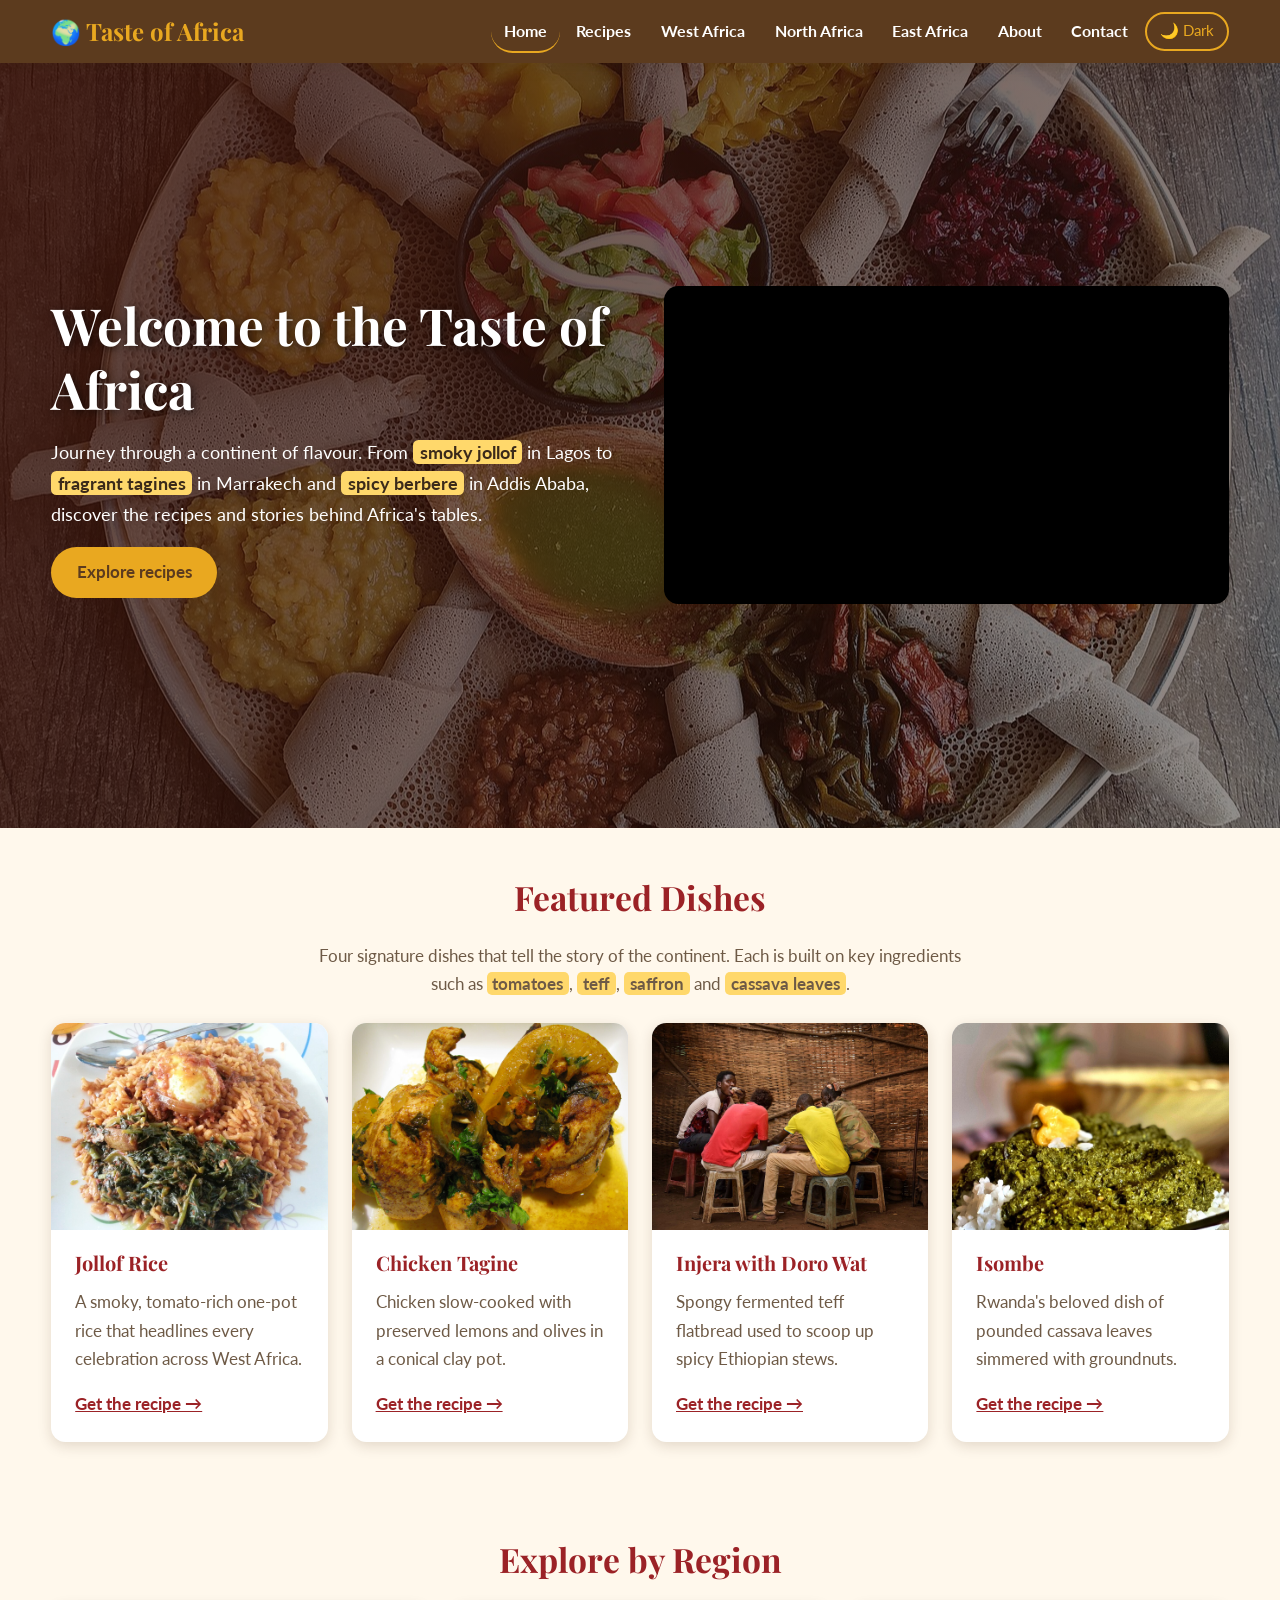
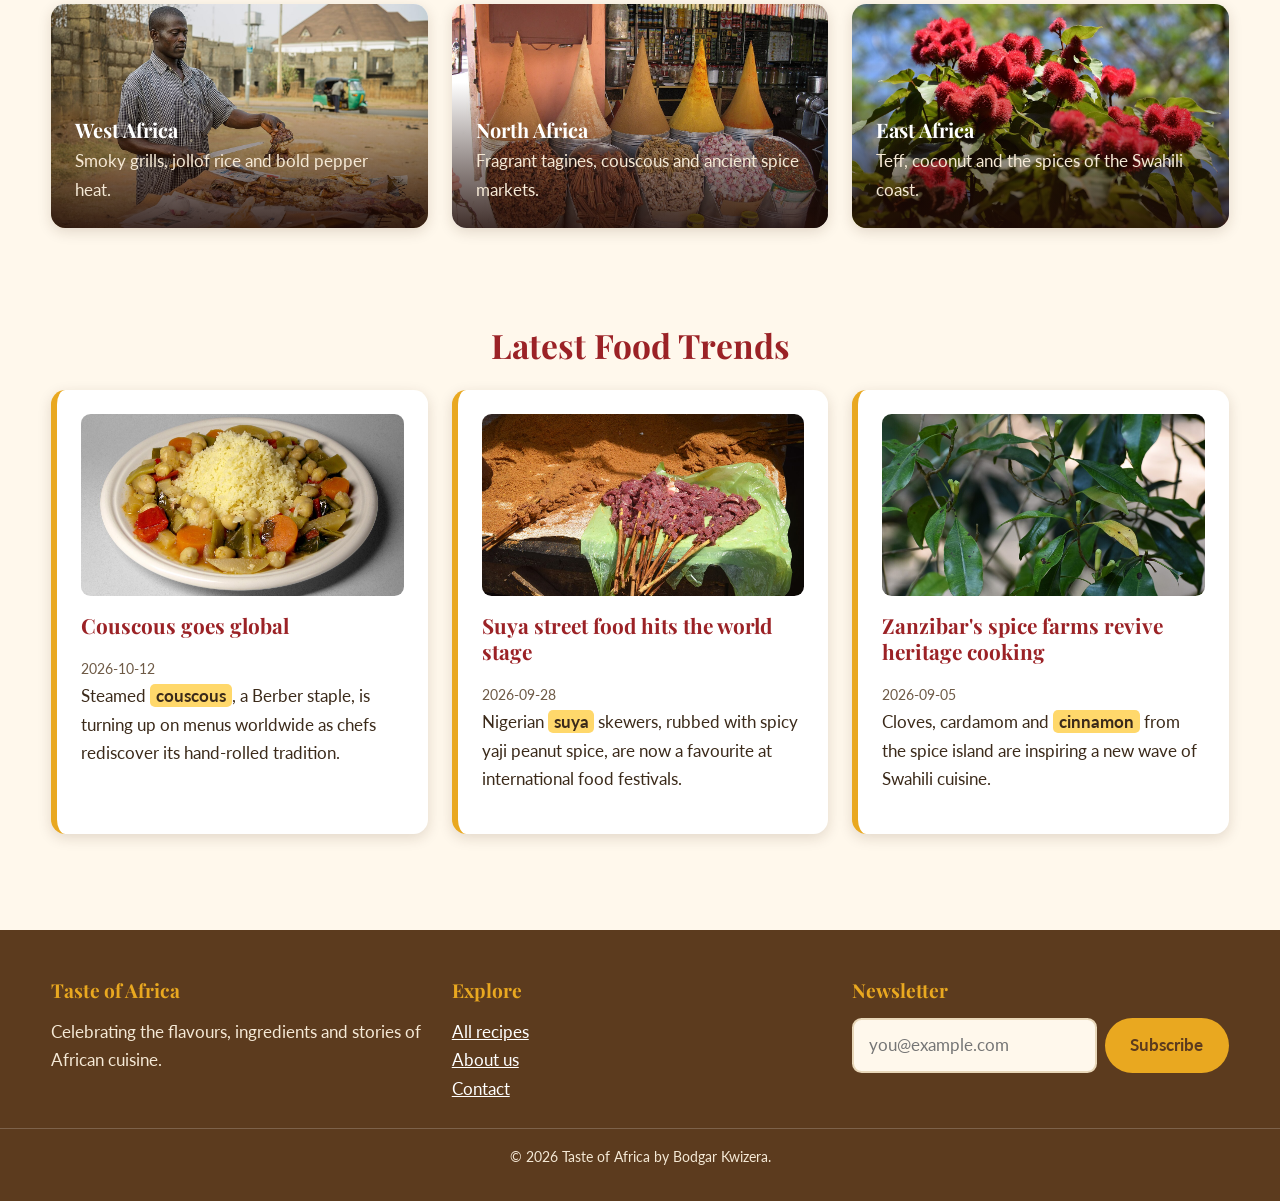
<file: index.html>
<!DOCTYPE html>
<html lang="en">
<head>
  <meta charset="UTF-8">
  <meta name="viewport" content="width=device-width, initial-scale=1.0">
  <meta name="description" content="Discover African recipes, regions and food culture.">
  <title>Home | Taste of Africa</title>
  <link rel="preconnect" href="https://fonts.googleapis.com">
  <link rel="preconnect" href="https://fonts.gstatic.com" crossorigin>
  <link href="https://fonts.googleapis.com/css2?family=Lato:wght@400;700&family=Playfair+Display:wght@600;700&display=swap" rel="stylesheet">
  <link rel="stylesheet" href="styles.css">
  <script src="script.js" defer></script>
</head>
<body>
  <header class="site-header">
    <div class="container nav-inner">
      <a class="logo" href="index.html">🌍 Taste of Africa</a>
      <nav aria-label="Main navigation">
        <ul>
          <li><a href="index.html" class="active" aria-current="page">Home</a></li>
          <li><a href="recipes.html">Recipes</a></li>
          <li><a href="regions/west-africa.html">West Africa</a></li>
          <li><a href="regions/north-africa.html">North Africa</a></li>
          <li><a href="regions/east-africa.html">East Africa</a></li>
          <li><a href="about.html">About</a></li>
          <li><a href="contact.html">Contact</a></li>
          <li><button id="theme-toggle" class="theme-toggle" type="button" aria-label="Toggle dark mode">🌙 Dark</button></li>
        </ul>
      </nav>
    </div>
  </header>

  <main>
    <section class="hero" aria-labelledby="hero-h">
      <div class="container hero-inner">
        <div>
          <h1 id="hero-h">Welcome to the Taste of Africa</h1>
          <p>Journey through a continent of flavour. From <mark>smoky jollof</mark> in Lagos to <mark>fragrant tagines</mark> in Marrakech and <mark>spicy berbere</mark> in Addis Ababa, discover the recipes and stories behind Africa's tables.</p>
          <a class="btn" href="recipes.html">Explore recipes</a>
        </div>
        <div class="video-wrap">
          <iframe src="https://www.youtube-nocookie.com/embed/1zyDUkdVZ0E" title="Introduction to African food culture" loading="lazy" allow="accelerometer; encrypted-media; gyroscope; picture-in-picture" allowfullscreen></iframe>
        </div>
      </div>
    </section>

    <section class="section container" aria-labelledby="feat-h">
      <h2 id="feat-h" class="section-title">Featured Dishes</h2>
      <p class="section-intro">Four signature dishes that tell the story of the continent. Each is built on key ingredients such as <mark>tomatoes</mark>, <mark>teff</mark>, <mark>saffron</mark> and <mark>cassava leaves</mark>.</p>
      <div class="grid">
        <figure class="card">
          <img src="images/jollof-rice.jpg" alt="Jollof Rice from Nigeria" loading="lazy">
          <div class="card-body">
            <figcaption>Jollof Rice</figcaption>
            <p>A smoky, tomato-rich one-pot rice that headlines every celebration across West Africa.</p>
            <a class="card-link" href="recipes/jollof-rice.html">Get the recipe &rarr;</a>
          </div>
        </figure>
        <figure class="card">
          <img src="images/tagine.jpg" alt="Chicken Tagine from Morocco" loading="lazy">
          <div class="card-body">
            <figcaption>Chicken Tagine</figcaption>
            <p>Chicken slow-cooked with preserved lemons and olives in a conical clay pot.</p>
            <a class="card-link" href="recipes/tagine.html">Get the recipe &rarr;</a>
          </div>
        </figure>
        <figure class="card">
          <img src="images/injera.jpg" alt="Injera with Doro Wat from Ethiopia" loading="lazy">
          <div class="card-body">
            <figcaption>Injera with Doro Wat</figcaption>
            <p>Spongy fermented teff flatbread used to scoop up spicy Ethiopian stews.</p>
            <a class="card-link" href="recipes/injera.html">Get the recipe &rarr;</a>
          </div>
        </figure>
        <figure class="card">
          <img src="images/isombe.jpg" alt="Isombe from Rwanda" loading="lazy">
          <div class="card-body">
            <figcaption>Isombe</figcaption>
            <p>Rwanda's beloved dish of pounded cassava leaves simmered with groundnuts.</p>
            <a class="card-link" href="recipes/isombe.html">Get the recipe &rarr;</a>
          </div>
        </figure>
      </div>
    </section>

    <section class="section container" aria-labelledby="reg-h">
      <h2 id="reg-h" class="section-title">Explore by Region</h2>
      <div class="grid">
        <a class="card region-card" href="regions/west-africa.html">
          <img src="images/west-africa.jpg" alt="A vendor grilling suya skewers in West Africa" loading="lazy">
          <div class="card-body"><h3>West Africa</h3><p>Smoky grills, jollof rice and bold pepper heat.</p></div>
        </a>
        <a class="card region-card" href="regions/north-africa.html">
          <img src="images/north-africa.jpg" alt="A colourful spice shop in Marrakech, Morocco" loading="lazy">
          <div class="card-body"><h3>North Africa</h3><p>Fragrant tagines, couscous and ancient spice markets.</p></div>
        </a>
        <a class="card region-card" href="regions/east-africa.html">
          <img src="images/east-africa.jpg" alt="Piles of spices at a market in Zanzibar" loading="lazy">
          <div class="card-body"><h3>East Africa</h3><p>Teff, coconut and the spices of the Swahili coast.</p></div>
        </a>
      </div>
    </section>

    <section class="section container" aria-labelledby="news-h">
      <h2 id="news-h" class="section-title">Latest Food Trends</h2>
      <div class="news-list">
        <article class="news">
          <img src="images/news-couscous.jpg" alt="A bowl of couscous" loading="lazy">
          <h3>Couscous goes global</h3>
          <time datetime="2026-10-12">2026-10-12</time>
          <p>Steamed <mark>couscous</mark>, a Berber staple, is turning up on menus worldwide as chefs rediscover its hand-rolled tradition.</p>
        </article>
        <article class="news">
          <img src="images/news-suya.jpg" alt="Suya meat being prepared for grilling" loading="lazy">
          <h3>Suya street food hits the world stage</h3>
          <time datetime="2026-09-28">2026-09-28</time>
          <p>Nigerian <mark>suya</mark> skewers, rubbed with spicy yaji peanut spice, are now a favourite at international food festivals.</p>
        </article>
        <article class="news">
          <img src="images/news-spices.jpg" alt="Spices from Zanzibar" loading="lazy">
          <h3>Zanzibar's spice farms revive heritage cooking</h3>
          <time datetime="2026-09-05">2026-09-05</time>
          <p>Cloves, cardamom and <mark>cinnamon</mark> from the spice island are inspiring a new wave of Swahili cuisine.</p>
        </article>
      </div>
    </section>
  </main>

  <footer class="site-footer">
    <div class="container footer-grid">
      <section>
        <h2>Taste of Africa</h2>
        <p>Celebrating the flavours, ingredients and stories of African cuisine.</p>
      </section>
      <section>
        <h2>Explore</h2>
        <ul>
          <li><a href="recipes.html">All recipes</a></li>
          <li><a href="about.html">About us</a></li>
          <li><a href="contact.html">Contact</a></li>
        </ul>
      </section>
      <section>
        <h2>Newsletter</h2>
        <form id="newsletter-form" class="newsletter-form">
          <label class="sr-only" for="newsletter-email">Email address</label>
          <input type="email" id="newsletter-email" name="newsletter-email" placeholder="you@example.com" required>
          <button type="submit" class="btn">Subscribe</button>
        </form>
        <p id="newsletter-msg" class="newsletter-msg" role="status" aria-live="polite"></p>
      </section>
    </div>
    <p class="copyright">&copy; 2026 Taste of Africa by Bodgar Kwizera.</p>
  </footer>
</body>
</html>
</file>
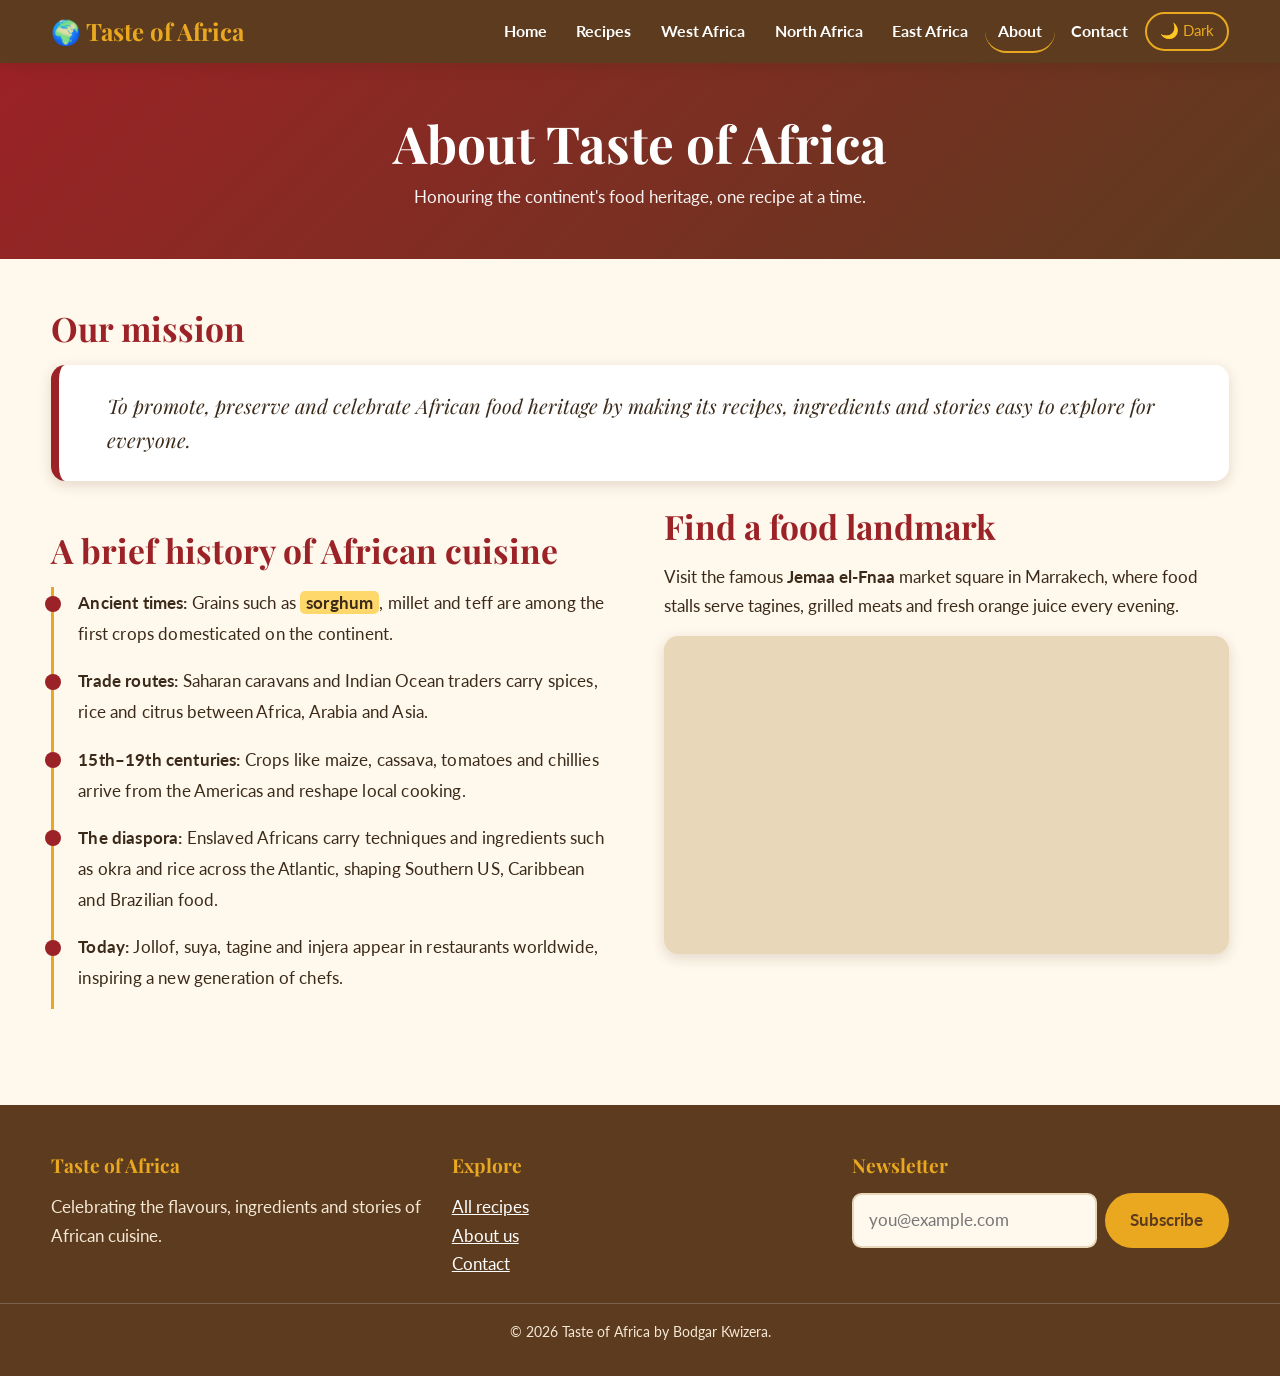
<file: about.html>
<!DOCTYPE html>
<html lang="en">
<head>
  <meta charset="UTF-8">
  <meta name="viewport" content="width=device-width, initial-scale=1.0">
  <meta name="description" content="Our mission and a brief history of African cuisine.">
  <title>About Us | Taste of Africa</title>
  <link rel="preconnect" href="https://fonts.googleapis.com">
  <link rel="preconnect" href="https://fonts.gstatic.com" crossorigin>
  <link href="https://fonts.googleapis.com/css2?family=Lato:wght@400;700&family=Playfair+Display:wght@600;700&display=swap" rel="stylesheet">
  <link rel="stylesheet" href="styles.css">
  <script src="script.js" defer></script>
</head>
<body>
  <header class="site-header">
    <div class="container nav-inner">
      <a class="logo" href="index.html">🌍 Taste of Africa</a>
      <nav aria-label="Main navigation">
        <ul>
          <li><a href="index.html">Home</a></li>
          <li><a href="recipes.html">Recipes</a></li>
          <li><a href="regions/west-africa.html">West Africa</a></li>
          <li><a href="regions/north-africa.html">North Africa</a></li>
          <li><a href="regions/east-africa.html">East Africa</a></li>
          <li><a href="about.html" class="active" aria-current="page">About</a></li>
          <li><a href="contact.html">Contact</a></li>
          <li><button id="theme-toggle" class="theme-toggle" type="button" aria-label="Toggle dark mode">🌙 Dark</button></li>
        </ul>
      </nav>
    </div>
  </header>

  <main>
    <div class="page-banner">
      <h1>About Taste of Africa</h1>
      <p>Honouring the continent's food heritage, one recipe at a time.</p>
    </div>
    <div class="container section">
      <h2>Our mission</h2>
      <blockquote class="mission">To promote, preserve and celebrate African food heritage by making its recipes, ingredients and stories easy to explore for everyone.</blockquote>
      <div class="two-col">
        <section class="region-text" aria-labelledby="hist-h">
          <h2 id="hist-h">A brief history of African cuisine</h2>
          <ul class="timeline">
            <li><strong>Ancient times:</strong> Grains such as <mark>sorghum</mark>, millet and teff are among the first crops domesticated on the continent.</li>
            <li><strong>Trade routes:</strong> Saharan caravans and Indian Ocean traders carry spices, rice and citrus between Africa, Arabia and Asia.</li>
            <li><strong>15th&ndash;19th centuries:</strong> Crops like maize, cassava, tomatoes and chillies arrive from the Americas and reshape local cooking.</li>
            <li><strong>The diaspora:</strong> Enslaved Africans carry techniques and ingredients such as okra and rice across the Atlantic, shaping Southern US, Caribbean and Brazilian food.</li>
            <li><strong>Today:</strong> Jollof, suya, tagine and injera appear in restaurants worldwide, inspiring a new generation of chefs.</li>
          </ul>
        </section>
        <section aria-labelledby="map-h">
          <h2 id="map-h">Find a food landmark</h2>
          <p>Visit the famous <strong>Jemaa el-Fnaa</strong> market square in Marrakech, where food stalls serve tagines, grilled meats and fresh orange juice every evening.</p>
          <div class="map-wrap">
          <iframe src="https://maps.google.com/maps?q=Jemaa+el-Fnaa,+Marrakech&amp;output=embed" title="Map of Jemaa el-Fnaa food market in Marrakech" loading="lazy" referrerpolicy="no-referrer-when-downgrade"></iframe>
        </div>
        </section>
      </div>
    </div>
  </main>

  <footer class="site-footer">
    <div class="container footer-grid">
      <section>
        <h2>Taste of Africa</h2>
        <p>Celebrating the flavours, ingredients and stories of African cuisine.</p>
      </section>
      <section>
        <h2>Explore</h2>
        <ul>
          <li><a href="recipes.html">All recipes</a></li>
          <li><a href="about.html">About us</a></li>
          <li><a href="contact.html">Contact</a></li>
        </ul>
      </section>
      <section>
        <h2>Newsletter</h2>
        <form id="newsletter-form" class="newsletter-form">
          <label class="sr-only" for="newsletter-email">Email address</label>
          <input type="email" id="newsletter-email" name="newsletter-email" placeholder="you@example.com" required>
          <button type="submit" class="btn">Subscribe</button>
        </form>
        <p id="newsletter-msg" class="newsletter-msg" role="status" aria-live="polite"></p>
      </section>
    </div>
    <p class="copyright">&copy; 2026 Taste of Africa by Bodgar Kwizera.</p>
  </footer>
</body>
</html>
</file>
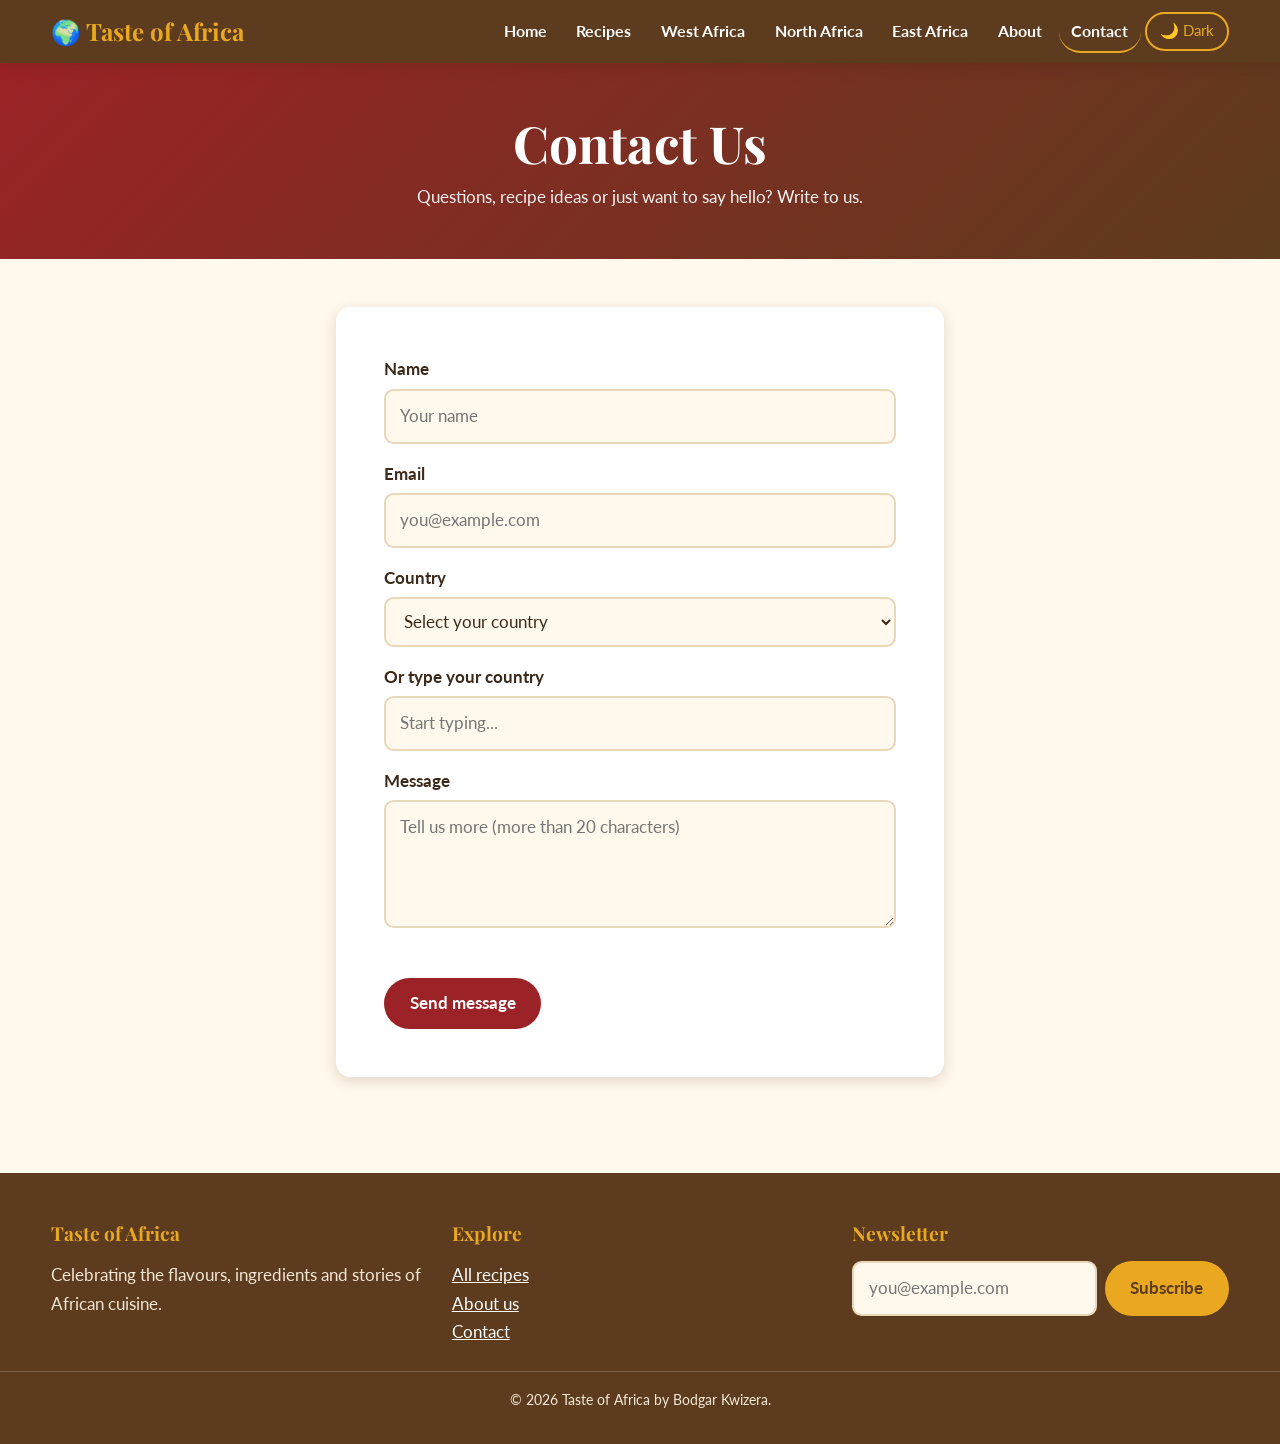
<file: contact.html>
<!DOCTYPE html>
<html lang="en">
<head>
  <meta charset="UTF-8">
  <meta name="viewport" content="width=device-width, initial-scale=1.0">
  <meta name="description" content="Get in touch with Taste of Africa.">
  <title>Contact | Taste of Africa</title>
  <link rel="preconnect" href="https://fonts.googleapis.com">
  <link rel="preconnect" href="https://fonts.gstatic.com" crossorigin>
  <link href="https://fonts.googleapis.com/css2?family=Lato:wght@400;700&family=Playfair+Display:wght@600;700&display=swap" rel="stylesheet">
  <link rel="stylesheet" href="styles.css">
  <script src="script.js" defer></script>
</head>
<body>
  <header class="site-header">
    <div class="container nav-inner">
      <a class="logo" href="index.html">🌍 Taste of Africa</a>
      <nav aria-label="Main navigation">
        <ul>
          <li><a href="index.html">Home</a></li>
          <li><a href="recipes.html">Recipes</a></li>
          <li><a href="regions/west-africa.html">West Africa</a></li>
          <li><a href="regions/north-africa.html">North Africa</a></li>
          <li><a href="regions/east-africa.html">East Africa</a></li>
          <li><a href="about.html">About</a></li>
          <li><a href="contact.html" class="active" aria-current="page">Contact</a></li>
          <li><button id="theme-toggle" class="theme-toggle" type="button" aria-label="Toggle dark mode">🌙 Dark</button></li>
        </ul>
      </nav>
    </div>
  </header>

  <main>
    <div class="page-banner">
      <h1>Contact Us</h1>
      <p>Questions, recipe ideas or just want to say hello? Write to us.</p>
    </div>
    <section class="section container" aria-labelledby="form-h">
      <h2 id="form-h" class="sr-only">Contact form</h2>
      <form id="contact-form" class="form-card" novalidate>
        <div class="form-group">
          <label for="name">Name</label>
          <input type="text" id="name" name="name" placeholder="Your name" required>
        </div>
        <div class="form-group">
          <label for="email">Email</label>
          <input type="email" id="email" name="email" placeholder="you@example.com" required>
        </div>
        <div class="form-group">
          <label for="country">Country</label>
          <select id="country" name="country" required>
            <option value="" disabled selected>Select your country</option>
            <option value="Nigeria">Nigeria</option>
            <option value="Ghana">Ghana</option>
            <option value="Senegal">Senegal</option>
            <option value="Morocco">Morocco</option>
            <option value="Egypt">Egypt</option>
            <option value="Ethiopia">Ethiopia</option>
            <option value="Kenya">Kenya</option>
            <option value="Rwanda">Rwanda</option>
            <option value="South Africa">South Africa</option>
            <option value="Tanzania">Tanzania</option>
            <option value="United States">United States</option>
            <option value="United Kingdom">United Kingdom</option>
            <option value="Canada">Canada</option>
            <option value="Other">Other</option>
          </select>
        </div>
        <div class="form-group">
          <label for="country-search">Or type your country</label>
          <input type="text" id="country-search" name="country-search" list="country-list" placeholder="Start typing...">
          <datalist id="country-list">
            <option value="Nigeria"></option>
            <option value="Ghana"></option>
            <option value="Senegal"></option>
            <option value="Morocco"></option>
            <option value="Egypt"></option>
            <option value="Ethiopia"></option>
            <option value="Kenya"></option>
            <option value="Rwanda"></option>
            <option value="South Africa"></option>
            <option value="Tanzania"></option>
            <option value="United States"></option>
            <option value="United Kingdom"></option>
            <option value="Canada"></option>
            <option value="Other"></option>
          </datalist>
        </div>
        <div class="form-group">
          <label for="message">Message</label>
          <textarea id="message" name="message" placeholder="Tell us more (more than 20 characters)" aria-describedby="message-error" required></textarea>
          <p id="message-error" class="error-msg" role="alert"></p>
        </div>
        <button type="submit" class="btn btn-primary">Send message</button>
      </form>
      <div id="confirmation" class="confirmation hidden" role="status" aria-live="polite"></div>
    </section>
  </main>

  <footer class="site-footer">
    <div class="container footer-grid">
      <section>
        <h2>Taste of Africa</h2>
        <p>Celebrating the flavours, ingredients and stories of African cuisine.</p>
      </section>
      <section>
        <h2>Explore</h2>
        <ul>
          <li><a href="recipes.html">All recipes</a></li>
          <li><a href="about.html">About us</a></li>
          <li><a href="contact.html">Contact</a></li>
        </ul>
      </section>
      <section>
        <h2>Newsletter</h2>
        <form id="newsletter-form" class="newsletter-form">
          <label class="sr-only" for="newsletter-email">Email address</label>
          <input type="email" id="newsletter-email" name="newsletter-email" placeholder="you@example.com" required>
          <button type="submit" class="btn">Subscribe</button>
        </form>
        <p id="newsletter-msg" class="newsletter-msg" role="status" aria-live="polite"></p>
      </section>
    </div>
    <p class="copyright">&copy; 2026 Taste of Africa by Bodgar Kwizera.</p>
  </footer>
</body>
</html>
</file>
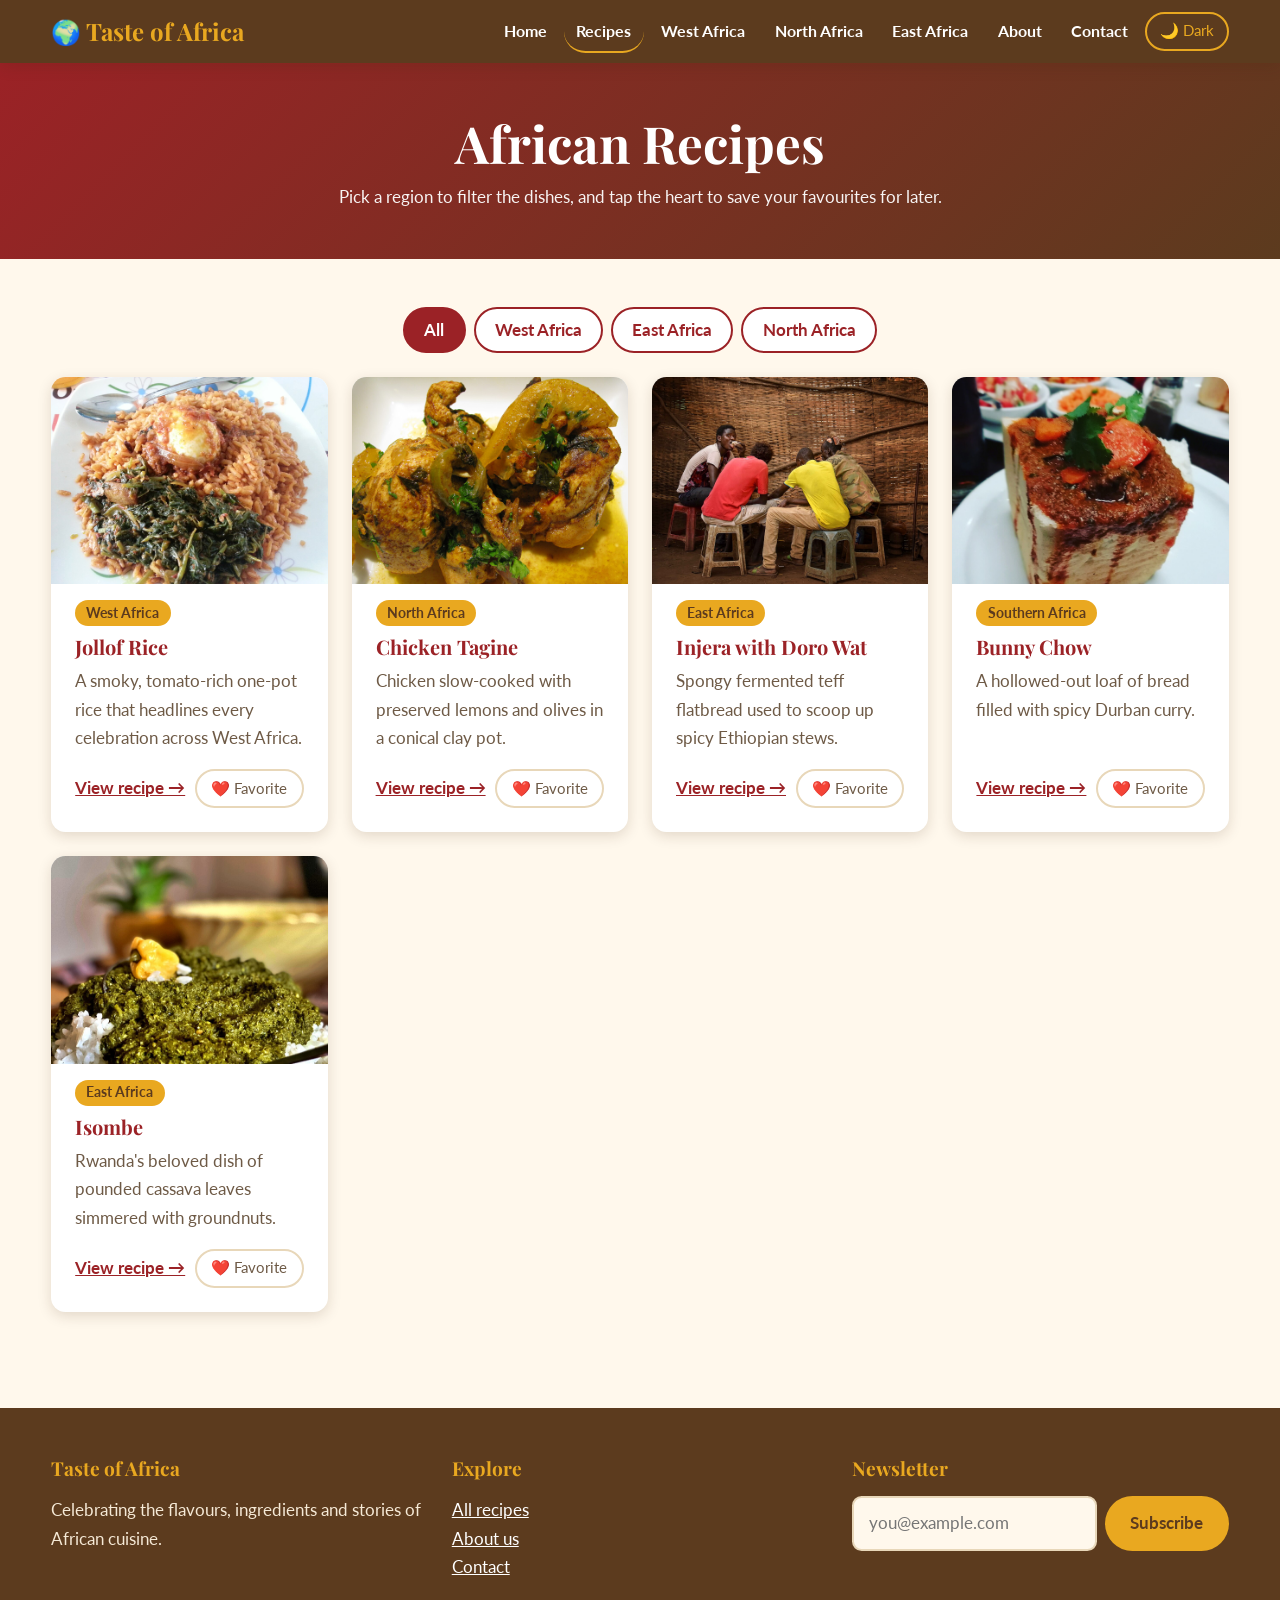
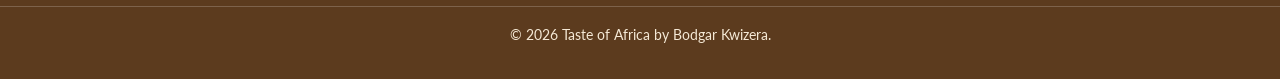
<file: recipes.html>
<!DOCTYPE html>
<html lang="en">
<head>
  <meta charset="UTF-8">
  <meta name="viewport" content="width=device-width, initial-scale=1.0">
  <meta name="description" content="Browse African recipes and filter by region.">
  <title>Recipes | Taste of Africa</title>
  <link rel="preconnect" href="https://fonts.googleapis.com">
  <link rel="preconnect" href="https://fonts.gstatic.com" crossorigin>
  <link href="https://fonts.googleapis.com/css2?family=Lato:wght@400;700&family=Playfair+Display:wght@600;700&display=swap" rel="stylesheet">
  <link rel="stylesheet" href="styles.css">
  <script src="script.js" defer></script>
</head>
<body>
  <header class="site-header">
    <div class="container nav-inner">
      <a class="logo" href="index.html">🌍 Taste of Africa</a>
      <nav aria-label="Main navigation">
        <ul>
          <li><a href="index.html">Home</a></li>
          <li><a href="recipes.html" class="active" aria-current="page">Recipes</a></li>
          <li><a href="regions/west-africa.html">West Africa</a></li>
          <li><a href="regions/north-africa.html">North Africa</a></li>
          <li><a href="regions/east-africa.html">East Africa</a></li>
          <li><a href="about.html">About</a></li>
          <li><a href="contact.html">Contact</a></li>
          <li><button id="theme-toggle" class="theme-toggle" type="button" aria-label="Toggle dark mode">🌙 Dark</button></li>
        </ul>
      </nav>
    </div>
  </header>

  <main>
    <div class="page-banner">
      <h1>African Recipes</h1>
      <p>Pick a region to filter the dishes, and tap the heart to save your favourites for later.</p>
    </div>
    <section class="section container" aria-labelledby="rec-h">
      <h2 id="rec-h" class="sr-only">Recipe list</h2>
      <div class="filter-bar" role="group" aria-label="Filter recipes by region">
        <button type="button" class="filter-btn active" data-filter="all">All</button>
        <button type="button" class="filter-btn" data-filter="west-africa">West Africa</button>
        <button type="button" class="filter-btn" data-filter="east-africa">East Africa</button>
        <button type="button" class="filter-btn" data-filter="north-africa">North Africa</button>
      </div>
      <div class="grid">
        <article class="card recipe-card" data-region="west-africa" data-id="jollof-rice">
          <img src="images/jollof-rice.jpg" alt="Jollof Rice from Nigeria" loading="lazy">
          <div class="card-body">
            <span class="tag">West Africa</span>
            <h3>Jollof Rice</h3>
            <p>A smoky, tomato-rich one-pot rice that headlines every celebration across West Africa.</p>
            <div class="card-actions">
              <a class="card-link" href="recipes/jollof-rice.html">View recipe &rarr;</a>
              <button type="button" class="fav-btn" data-id="jollof-rice" aria-pressed="false"><span class="heart" aria-hidden="true">❤️</span> Favorite</button>
            </div>
          </div>
        </article>
        <article class="card recipe-card" data-region="north-africa" data-id="tagine">
          <img src="images/tagine.jpg" alt="Chicken Tagine from Morocco" loading="lazy">
          <div class="card-body">
            <span class="tag">North Africa</span>
            <h3>Chicken Tagine</h3>
            <p>Chicken slow-cooked with preserved lemons and olives in a conical clay pot.</p>
            <div class="card-actions">
              <a class="card-link" href="recipes/tagine.html">View recipe &rarr;</a>
              <button type="button" class="fav-btn" data-id="tagine" aria-pressed="false"><span class="heart" aria-hidden="true">❤️</span> Favorite</button>
            </div>
          </div>
        </article>
        <article class="card recipe-card" data-region="east-africa" data-id="injera">
          <img src="images/injera.jpg" alt="Injera with Doro Wat from Ethiopia" loading="lazy">
          <div class="card-body">
            <span class="tag">East Africa</span>
            <h3>Injera with Doro Wat</h3>
            <p>Spongy fermented teff flatbread used to scoop up spicy Ethiopian stews.</p>
            <div class="card-actions">
              <a class="card-link" href="recipes/injera.html">View recipe &rarr;</a>
              <button type="button" class="fav-btn" data-id="injera" aria-pressed="false"><span class="heart" aria-hidden="true">❤️</span> Favorite</button>
            </div>
          </div>
        </article>
        <article class="card recipe-card" data-region="east-africa" data-id="bunny-chow">
          <img src="images/bunny-chow.jpg" alt="Bunny Chow from South Africa" loading="lazy">
          <div class="card-body">
            <span class="tag">Southern Africa</span>
            <h3>Bunny Chow</h3>
            <p>A hollowed-out loaf of bread filled with spicy Durban curry.</p>
            <div class="card-actions">
              <a class="card-link" href="recipes/bunny-chow.html">View recipe &rarr;</a>
              <button type="button" class="fav-btn" data-id="bunny-chow" aria-pressed="false"><span class="heart" aria-hidden="true">❤️</span> Favorite</button>
            </div>
          </div>
        </article>
        <article class="card recipe-card" data-region="east-africa" data-id="isombe">
          <img src="images/isombe.jpg" alt="Isombe from Rwanda" loading="lazy">
          <div class="card-body">
            <span class="tag">East Africa</span>
            <h3>Isombe</h3>
            <p>Rwanda's beloved dish of pounded cassava leaves simmered with groundnuts.</p>
            <div class="card-actions">
              <a class="card-link" href="recipes/isombe.html">View recipe &rarr;</a>
              <button type="button" class="fav-btn" data-id="isombe" aria-pressed="false"><span class="heart" aria-hidden="true">❤️</span> Favorite</button>
            </div>
          </div>
        </article>
      </div>
    </section>
  </main>

  <footer class="site-footer">
    <div class="container footer-grid">
      <section>
        <h2>Taste of Africa</h2>
        <p>Celebrating the flavours, ingredients and stories of African cuisine.</p>
      </section>
      <section>
        <h2>Explore</h2>
        <ul>
          <li><a href="recipes.html">All recipes</a></li>
          <li><a href="about.html">About us</a></li>
          <li><a href="contact.html">Contact</a></li>
        </ul>
      </section>
      <section>
        <h2>Newsletter</h2>
        <form id="newsletter-form" class="newsletter-form">
          <label class="sr-only" for="newsletter-email">Email address</label>
          <input type="email" id="newsletter-email" name="newsletter-email" placeholder="you@example.com" required>
          <button type="submit" class="btn">Subscribe</button>
        </form>
        <p id="newsletter-msg" class="newsletter-msg" role="status" aria-live="polite"></p>
      </section>
    </div>
    <p class="copyright">&copy; 2026 Taste of Africa by Bodgar Kwizera.</p>
  </footer>
</body>
</html>
</file>
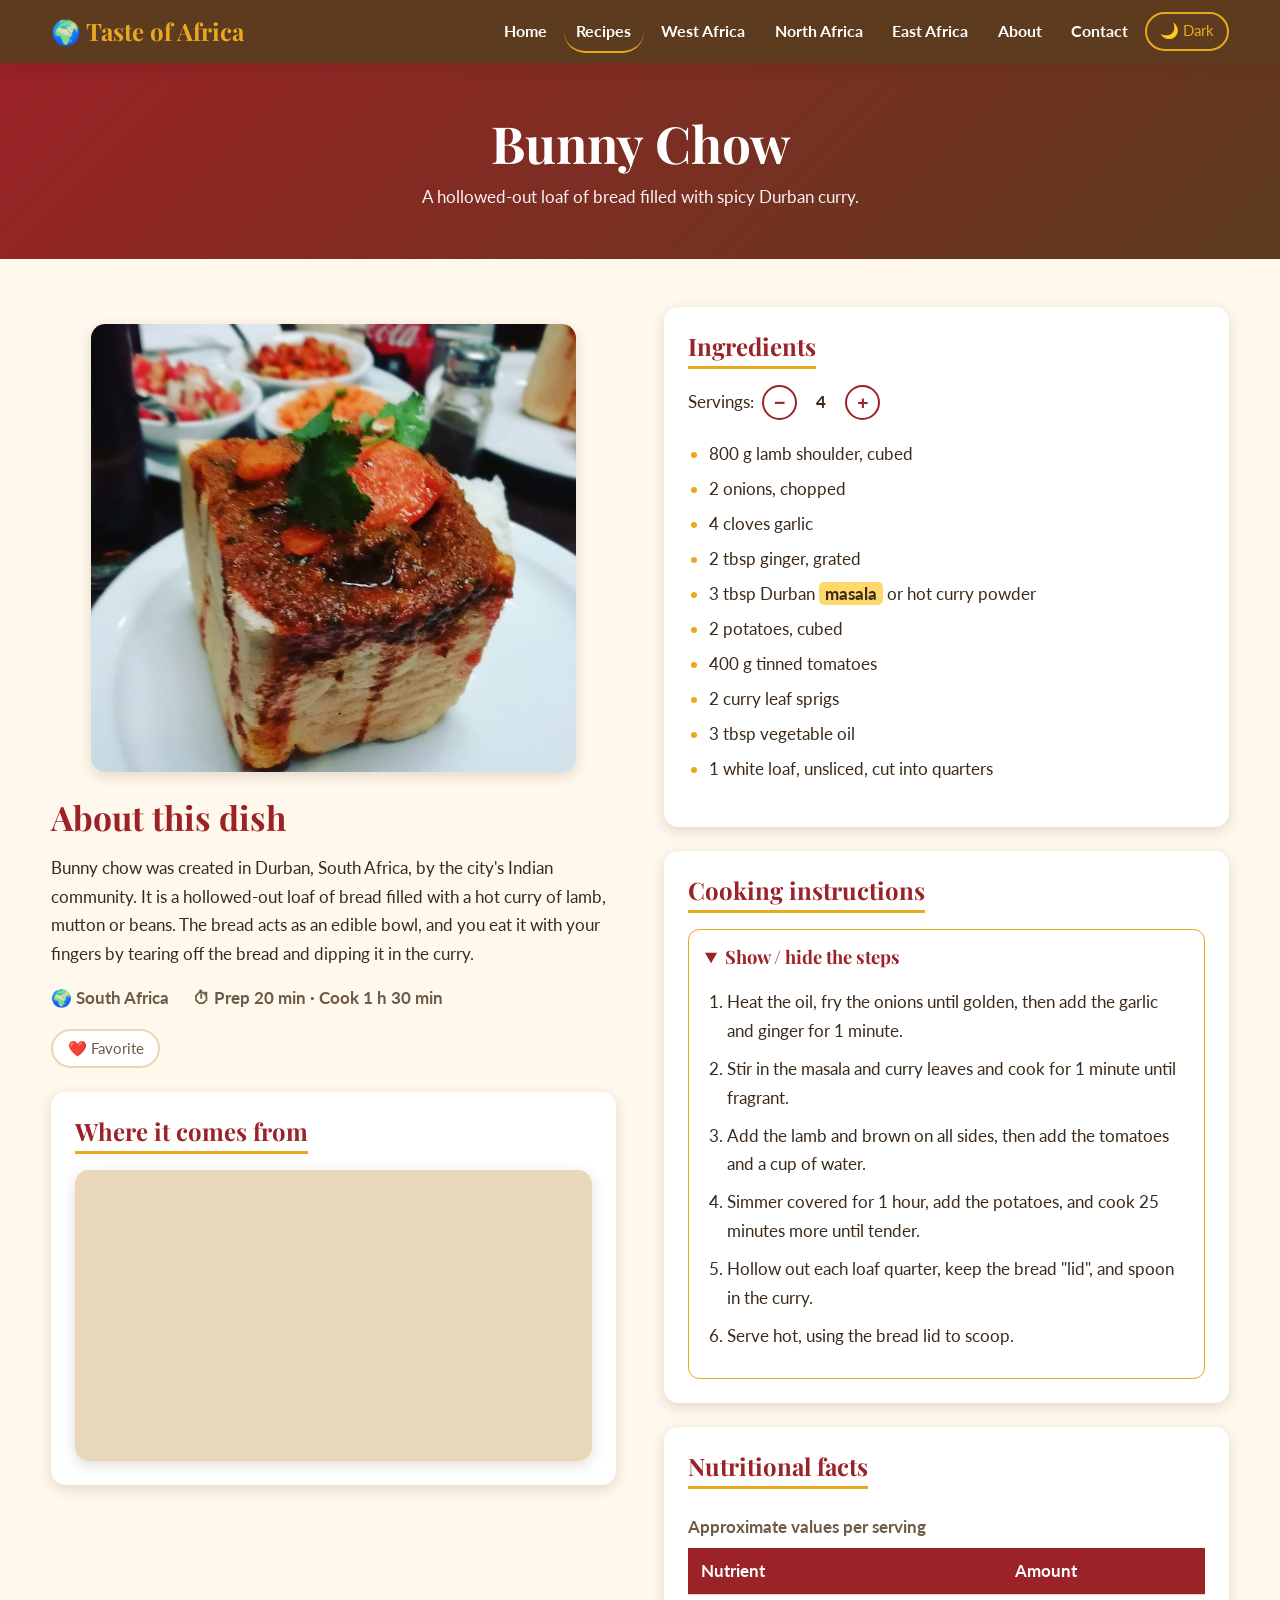
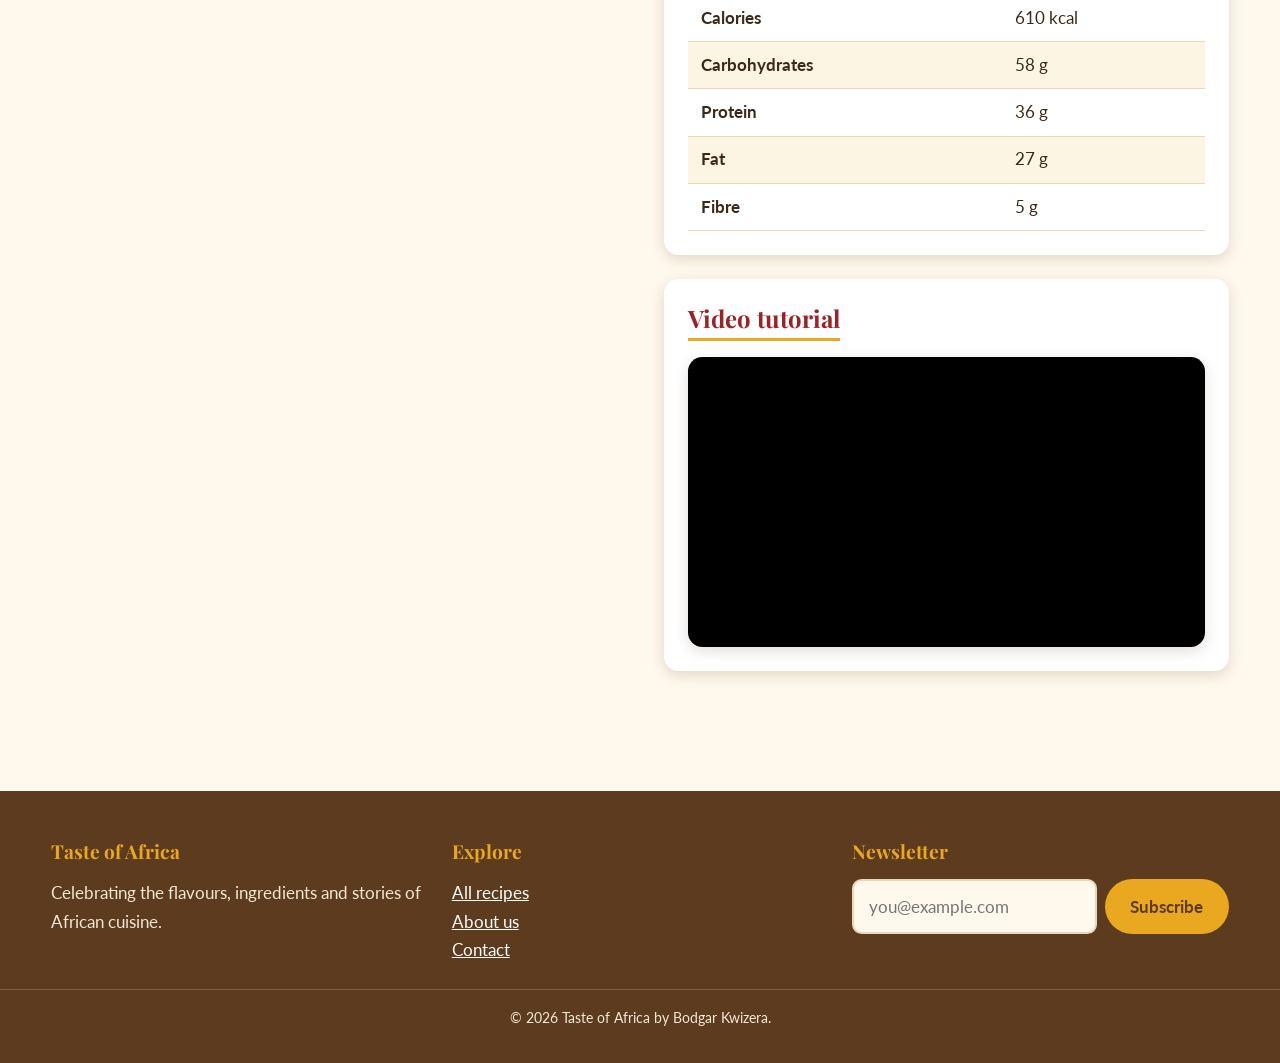
<file: recipes/bunny-chow.html>
<!DOCTYPE html>
<html lang="en">
<head>
  <meta charset="UTF-8">
  <meta name="viewport" content="width=device-width, initial-scale=1.0">
  <meta name="description" content="How to make Bunny Chow from South Africa: ingredients, steps, nutrition and video.">
  <title>Bunny Chow | Taste of Africa</title>
  <link rel="preconnect" href="https://fonts.googleapis.com">
  <link rel="preconnect" href="https://fonts.gstatic.com" crossorigin>
  <link href="https://fonts.googleapis.com/css2?family=Lato:wght@400;700&family=Playfair+Display:wght@600;700&display=swap" rel="stylesheet">
  <link rel="stylesheet" href="../styles.css">
  <script src="../script.js" defer></script>
</head>
<body>
  <header class="site-header">
    <div class="container nav-inner">
      <a class="logo" href="../index.html">🌍 Taste of Africa</a>
      <nav aria-label="Main navigation">
        <ul>
          <li><a href="../index.html">Home</a></li>
          <li><a href="../recipes.html" class="active" aria-current="page">Recipes</a></li>
          <li><a href="../regions/west-africa.html">West Africa</a></li>
          <li><a href="../regions/north-africa.html">North Africa</a></li>
          <li><a href="../regions/east-africa.html">East Africa</a></li>
          <li><a href="../about.html">About</a></li>
          <li><a href="../contact.html">Contact</a></li>
          <li><button id="theme-toggle" class="theme-toggle" type="button" aria-label="Toggle dark mode">🌙 Dark</button></li>
        </ul>
      </nav>
    </div>
  </header>

  <main>
    <div class="page-banner">
      <h1>Bunny Chow</h1>
      <p>A hollowed-out loaf of bread filled with spicy Durban curry.</p>
    </div>
    <div class="container recipe-layout">
      <div>
        <article>
          <figure>
            <img class="recipe-hero-img" src="../images/bunny-chow.jpg" alt="A plate of Bunny Chow, a traditional dish from South Africa">
            <figcaption class="sr-only">Bunny Chow from South Africa</figcaption>
          </figure>
          <h2 style="margin-top:1.5rem">About this dish</h2>
          <p>Bunny chow was created in Durban, South Africa, by the city's Indian community. It is a hollowed-out loaf of bread filled with a hot curry of lamb, mutton or beans. The bread acts as an edible bowl, and you eat it with your fingers by tearing off the bread and dipping it in the curry.</p>
          <p class="recipe-meta"><span>🌍 South Africa</span><span>⏱ Prep 20 min · Cook 1 h 30 min</span></p>
          <button type="button" class="fav-btn" data-id="bunny-chow" aria-pressed="false"><span class="heart" aria-hidden="true">❤️</span> Favorite</button>
        </article>
        <section class="recipe-box" style="margin-top:1.5rem" aria-labelledby="map-h">
          <h2 id="map-h">Where it comes from</h2>
          <div class="map-wrap">
          <iframe src="https://maps.google.com/maps?q=South+Africa&amp;output=embed" title="Map of South Africa" loading="lazy" referrerpolicy="no-referrer-when-downgrade"></iframe>
        </div>
        </section>
      </div>
      <div>
        <section class="recipe-box" aria-labelledby="ing-h">
          <h2 id="ing-h">Ingredients</h2>
          <div class="servings">
            <span id="servings-label">Servings:</span>
            <button type="button" id="servings-minus" aria-label="Decrease servings">&minus;</button>
            <output id="servings-count" data-base="4" aria-labelledby="servings-label" aria-live="polite">4</output>
            <button type="button" id="servings-plus" aria-label="Increase servings">+</button>
          </div>
          <ul class="ingredients">
      <li><span class="amount" data-base="800">800</span> g lamb shoulder, cubed</li>
      <li><span class="amount" data-base="2">2</span> onions, chopped</li>
      <li><span class="amount" data-base="4">4</span> cloves garlic</li>
      <li><span class="amount" data-base="2">2</span> tbsp ginger, grated</li>
      <li><span class="amount" data-base="3">3</span> tbsp Durban <mark>masala</mark> or hot curry powder</li>
      <li><span class="amount" data-base="2">2</span> potatoes, cubed</li>
      <li><span class="amount" data-base="400">400</span> g tinned tomatoes</li>
      <li><span class="amount" data-base="2">2</span> curry leaf sprigs</li>
      <li><span class="amount" data-base="3">3</span> tbsp vegetable oil</li>
      <li><span class="amount" data-base="1">1</span> white loaf, unsliced, cut into quarters</li>
          </ul>
        </section>
        <section class="recipe-box" aria-labelledby="ins-h">
          <h2 id="ins-h">Cooking instructions</h2>
          <details open>
            <summary>Show / hide the steps</summary>
            <ol>
              <li>Heat the oil, fry the onions until golden, then add the garlic and ginger for 1 minute.</li>
              <li>Stir in the masala and curry leaves and cook for 1 minute until fragrant.</li>
              <li>Add the lamb and brown on all sides, then add the tomatoes and a cup of water.</li>
              <li>Simmer covered for 1 hour, add the potatoes, and cook 25 minutes more until tender.</li>
              <li>Hollow out each loaf quarter, keep the bread "lid", and spoon in the curry.</li>
              <li>Serve hot, using the bread lid to scoop.</li>
            </ol>
          </details>
        </section>
        <section class="recipe-box" aria-labelledby="nut-h">
          <h2 id="nut-h">Nutritional facts</h2>
          <table>
            <caption>Approximate values per serving</caption>
            <thead><tr><th scope="col">Nutrient</th><th scope="col">Amount</th></tr></thead>
            <tbody>
              <tr><th scope="row">Calories</th><td>610 kcal</td></tr>
              <tr><th scope="row">Carbohydrates</th><td>58 g</td></tr>
              <tr><th scope="row">Protein</th><td>36 g</td></tr>
              <tr><th scope="row">Fat</th><td>27 g</td></tr>
              <tr><th scope="row">Fibre</th><td>5 g</td></tr>
            </tbody>
          </table>
        </section>
        <section class="recipe-box" aria-labelledby="vid-h">
          <h2 id="vid-h">Video tutorial</h2>
          <div class="video-wrap">
          <iframe src="https://www.youtube-nocookie.com/embed/B5qIbFqmQvQ" title="Bunny chow recipe by Andy Cooks" loading="lazy" allow="accelerometer; encrypted-media; gyroscope; picture-in-picture" allowfullscreen></iframe>
        </div>
        </section>
      </div>
    </div>
  </main>

  <footer class="site-footer">
    <div class="container footer-grid">
      <section>
        <h2>Taste of Africa</h2>
        <p>Celebrating the flavours, ingredients and stories of African cuisine.</p>
      </section>
      <section>
        <h2>Explore</h2>
        <ul>
          <li><a href="../recipes.html">All recipes</a></li>
          <li><a href="../about.html">About us</a></li>
          <li><a href="../contact.html">Contact</a></li>
        </ul>
      </section>
      <section>
        <h2>Newsletter</h2>
        <form id="newsletter-form" class="newsletter-form">
          <label class="sr-only" for="newsletter-email">Email address</label>
          <input type="email" id="newsletter-email" name="newsletter-email" placeholder="you@example.com" required>
          <button type="submit" class="btn">Subscribe</button>
        </form>
        <p id="newsletter-msg" class="newsletter-msg" role="status" aria-live="polite"></p>
      </section>
    </div>
    <p class="copyright">&copy; 2026 Taste of Africa by Bodgar Kwizera.</p>
  </footer>
</body>
</html>
</file>
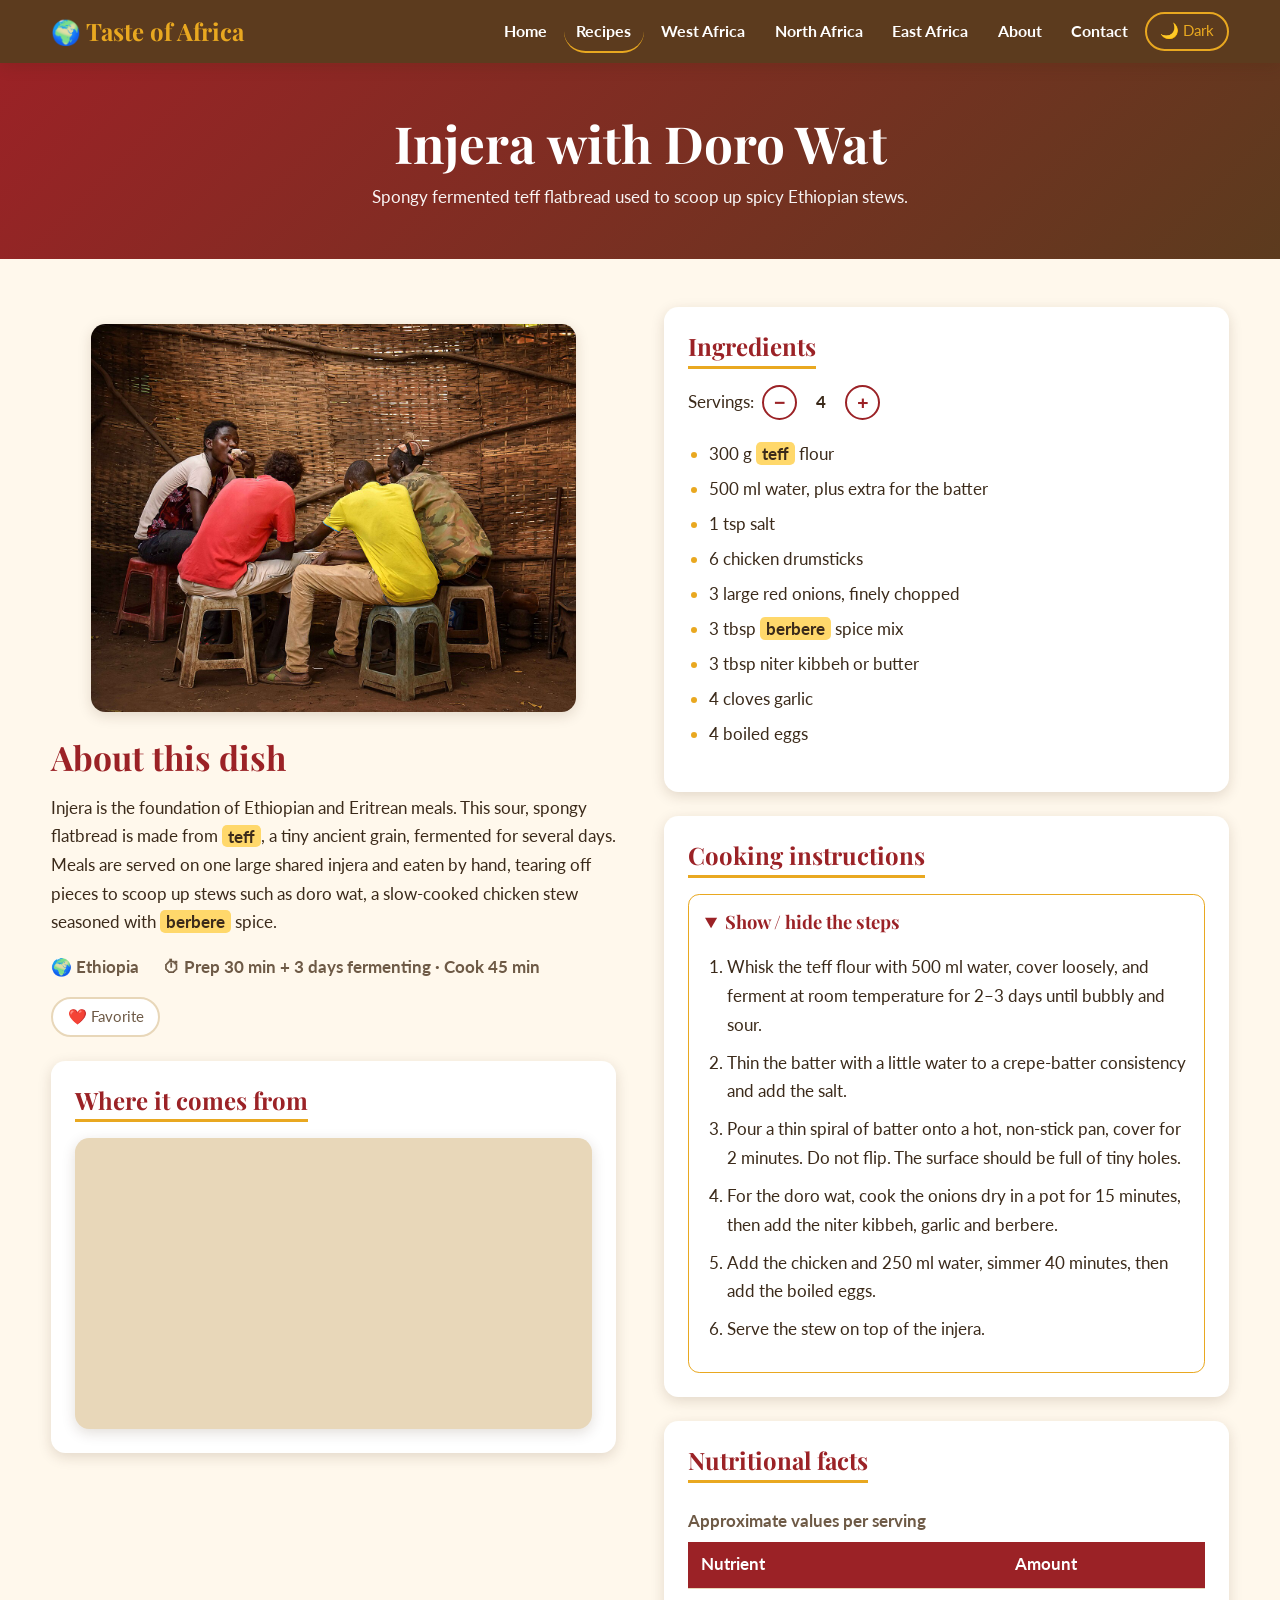
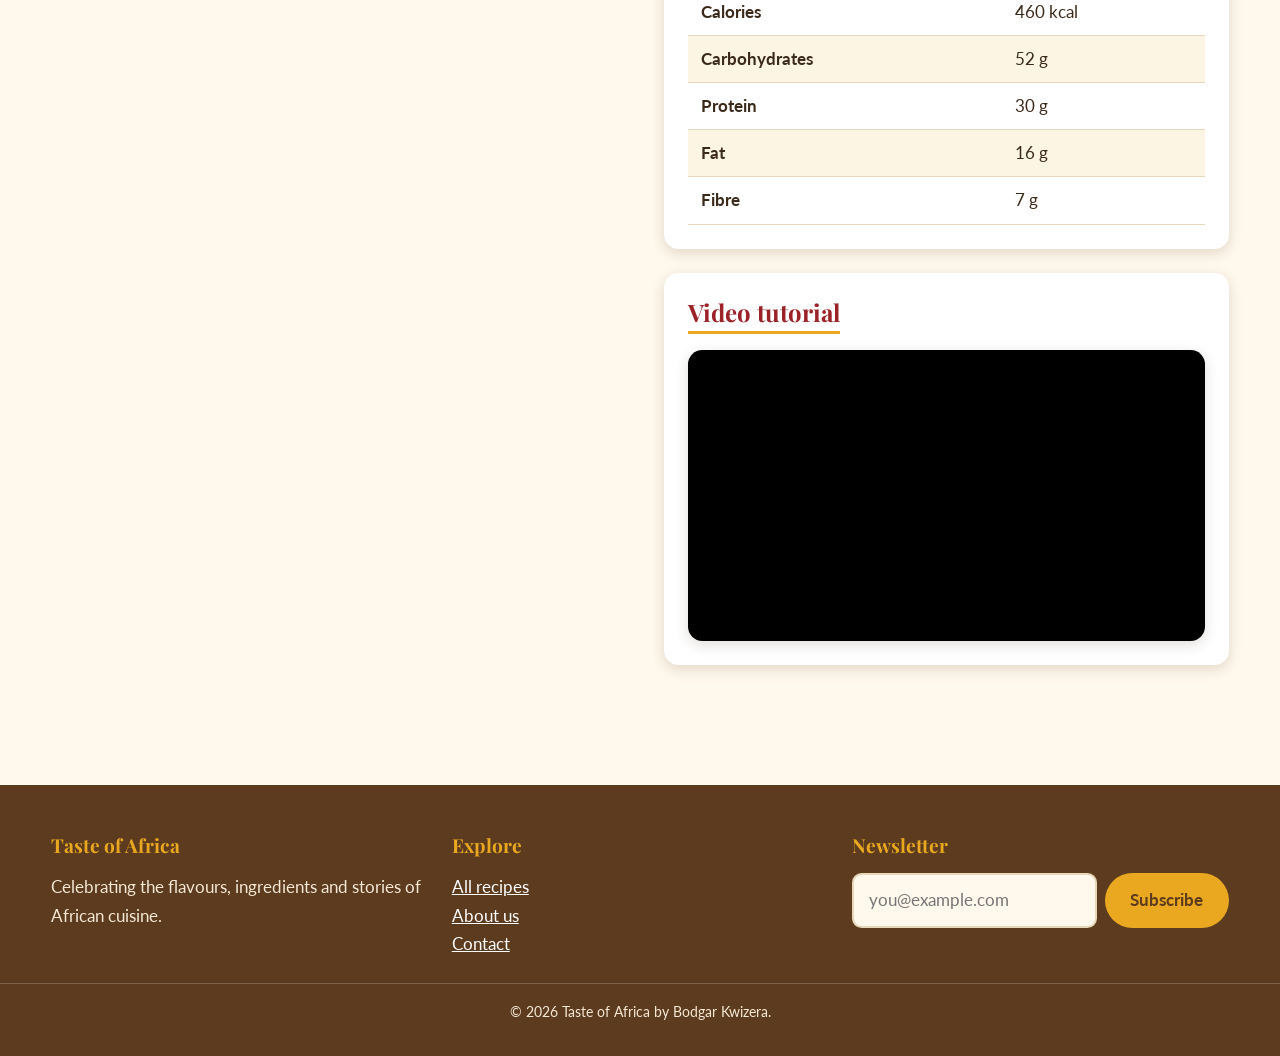
<file: recipes/injera.html>
<!DOCTYPE html>
<html lang="en">
<head>
  <meta charset="UTF-8">
  <meta name="viewport" content="width=device-width, initial-scale=1.0">
  <meta name="description" content="How to make Injera with Doro Wat from Ethiopia: ingredients, steps, nutrition and video.">
  <title>Injera with Doro Wat | Taste of Africa</title>
  <link rel="preconnect" href="https://fonts.googleapis.com">
  <link rel="preconnect" href="https://fonts.gstatic.com" crossorigin>
  <link href="https://fonts.googleapis.com/css2?family=Lato:wght@400;700&family=Playfair+Display:wght@600;700&display=swap" rel="stylesheet">
  <link rel="stylesheet" href="../styles.css">
  <script src="../script.js" defer></script>
</head>
<body>
  <header class="site-header">
    <div class="container nav-inner">
      <a class="logo" href="../index.html">🌍 Taste of Africa</a>
      <nav aria-label="Main navigation">
        <ul>
          <li><a href="../index.html">Home</a></li>
          <li><a href="../recipes.html" class="active" aria-current="page">Recipes</a></li>
          <li><a href="../regions/west-africa.html">West Africa</a></li>
          <li><a href="../regions/north-africa.html">North Africa</a></li>
          <li><a href="../regions/east-africa.html">East Africa</a></li>
          <li><a href="../about.html">About</a></li>
          <li><a href="../contact.html">Contact</a></li>
          <li><button id="theme-toggle" class="theme-toggle" type="button" aria-label="Toggle dark mode">🌙 Dark</button></li>
        </ul>
      </nav>
    </div>
  </header>

  <main>
    <div class="page-banner">
      <h1>Injera with Doro Wat</h1>
      <p>Spongy fermented teff flatbread used to scoop up spicy Ethiopian stews.</p>
    </div>
    <div class="container recipe-layout">
      <div>
        <article>
          <figure>
            <img class="recipe-hero-img" src="../images/injera.jpg" alt="A plate of Injera with Doro Wat, a traditional dish from Ethiopia">
            <figcaption class="sr-only">Injera with Doro Wat from Ethiopia</figcaption>
          </figure>
          <h2 style="margin-top:1.5rem">About this dish</h2>
          <p>Injera is the foundation of Ethiopian and Eritrean meals. This sour, spongy flatbread is made from <mark>teff</mark>, a tiny ancient grain, fermented for several days. Meals are served on one large shared injera and eaten by hand, tearing off pieces to scoop up stews such as doro wat, a slow-cooked chicken stew seasoned with <mark>berbere</mark> spice.</p>
          <p class="recipe-meta"><span>🌍 Ethiopia</span><span>⏱ Prep 30 min + 3 days fermenting · Cook 45 min</span></p>
          <button type="button" class="fav-btn" data-id="injera" aria-pressed="false"><span class="heart" aria-hidden="true">❤️</span> Favorite</button>
        </article>
        <section class="recipe-box" style="margin-top:1.5rem" aria-labelledby="map-h">
          <h2 id="map-h">Where it comes from</h2>
          <div class="map-wrap">
          <iframe src="https://maps.google.com/maps?q=Ethiopia&amp;output=embed" title="Map of Ethiopia" loading="lazy" referrerpolicy="no-referrer-when-downgrade"></iframe>
        </div>
        </section>
      </div>
      <div>
        <section class="recipe-box" aria-labelledby="ing-h">
          <h2 id="ing-h">Ingredients</h2>
          <div class="servings">
            <span id="servings-label">Servings:</span>
            <button type="button" id="servings-minus" aria-label="Decrease servings">&minus;</button>
            <output id="servings-count" data-base="4" aria-labelledby="servings-label" aria-live="polite">4</output>
            <button type="button" id="servings-plus" aria-label="Increase servings">+</button>
          </div>
          <ul class="ingredients">
      <li><span class="amount" data-base="300">300</span> g <mark>teff</mark> flour</li>
      <li><span class="amount" data-base="500">500</span> ml water, plus extra for the batter</li>
      <li><span class="amount" data-base="1">1</span> tsp salt</li>
      <li><span class="amount" data-base="6">6</span> chicken drumsticks</li>
      <li><span class="amount" data-base="3">3</span> large red onions, finely chopped</li>
      <li><span class="amount" data-base="3">3</span> tbsp <mark>berbere</mark> spice mix</li>
      <li><span class="amount" data-base="3">3</span> tbsp niter kibbeh or butter</li>
      <li><span class="amount" data-base="4">4</span> cloves garlic</li>
      <li><span class="amount" data-base="4">4</span> boiled eggs</li>
          </ul>
        </section>
        <section class="recipe-box" aria-labelledby="ins-h">
          <h2 id="ins-h">Cooking instructions</h2>
          <details open>
            <summary>Show / hide the steps</summary>
            <ol>
              <li>Whisk the teff flour with 500 ml water, cover loosely, and ferment at room temperature for 2–3 days until bubbly and sour.</li>
              <li>Thin the batter with a little water to a crepe-batter consistency and add the salt.</li>
              <li>Pour a thin spiral of batter onto a hot, non-stick pan, cover for 2 minutes. Do not flip. The surface should be full of tiny holes.</li>
              <li>For the doro wat, cook the onions dry in a pot for 15 minutes, then add the niter kibbeh, garlic and berbere.</li>
              <li>Add the chicken and 250 ml water, simmer 40 minutes, then add the boiled eggs.</li>
              <li>Serve the stew on top of the injera.</li>
            </ol>
          </details>
        </section>
        <section class="recipe-box" aria-labelledby="nut-h">
          <h2 id="nut-h">Nutritional facts</h2>
          <table>
            <caption>Approximate values per serving</caption>
            <thead><tr><th scope="col">Nutrient</th><th scope="col">Amount</th></tr></thead>
            <tbody>
              <tr><th scope="row">Calories</th><td>460 kcal</td></tr>
              <tr><th scope="row">Carbohydrates</th><td>52 g</td></tr>
              <tr><th scope="row">Protein</th><td>30 g</td></tr>
              <tr><th scope="row">Fat</th><td>16 g</td></tr>
              <tr><th scope="row">Fibre</th><td>7 g</td></tr>
            </tbody>
          </table>
        </section>
        <section class="recipe-box" aria-labelledby="vid-h">
          <h2 id="vid-h">Video tutorial</h2>
          <div class="video-wrap">
          <iframe src="https://www.youtube-nocookie.com/embed/eXib0fMIeKU" title="Cooking Ethiopian food: injera, doro wat and berbere" loading="lazy" allow="accelerometer; encrypted-media; gyroscope; picture-in-picture" allowfullscreen></iframe>
        </div>
        </section>
      </div>
    </div>
  </main>

  <footer class="site-footer">
    <div class="container footer-grid">
      <section>
        <h2>Taste of Africa</h2>
        <p>Celebrating the flavours, ingredients and stories of African cuisine.</p>
      </section>
      <section>
        <h2>Explore</h2>
        <ul>
          <li><a href="../recipes.html">All recipes</a></li>
          <li><a href="../about.html">About us</a></li>
          <li><a href="../contact.html">Contact</a></li>
        </ul>
      </section>
      <section>
        <h2>Newsletter</h2>
        <form id="newsletter-form" class="newsletter-form">
          <label class="sr-only" for="newsletter-email">Email address</label>
          <input type="email" id="newsletter-email" name="newsletter-email" placeholder="you@example.com" required>
          <button type="submit" class="btn">Subscribe</button>
        </form>
        <p id="newsletter-msg" class="newsletter-msg" role="status" aria-live="polite"></p>
      </section>
    </div>
    <p class="copyright">&copy; 2026 Taste of Africa by Bodgar Kwizera.</p>
  </footer>
</body>
</html>
</file>
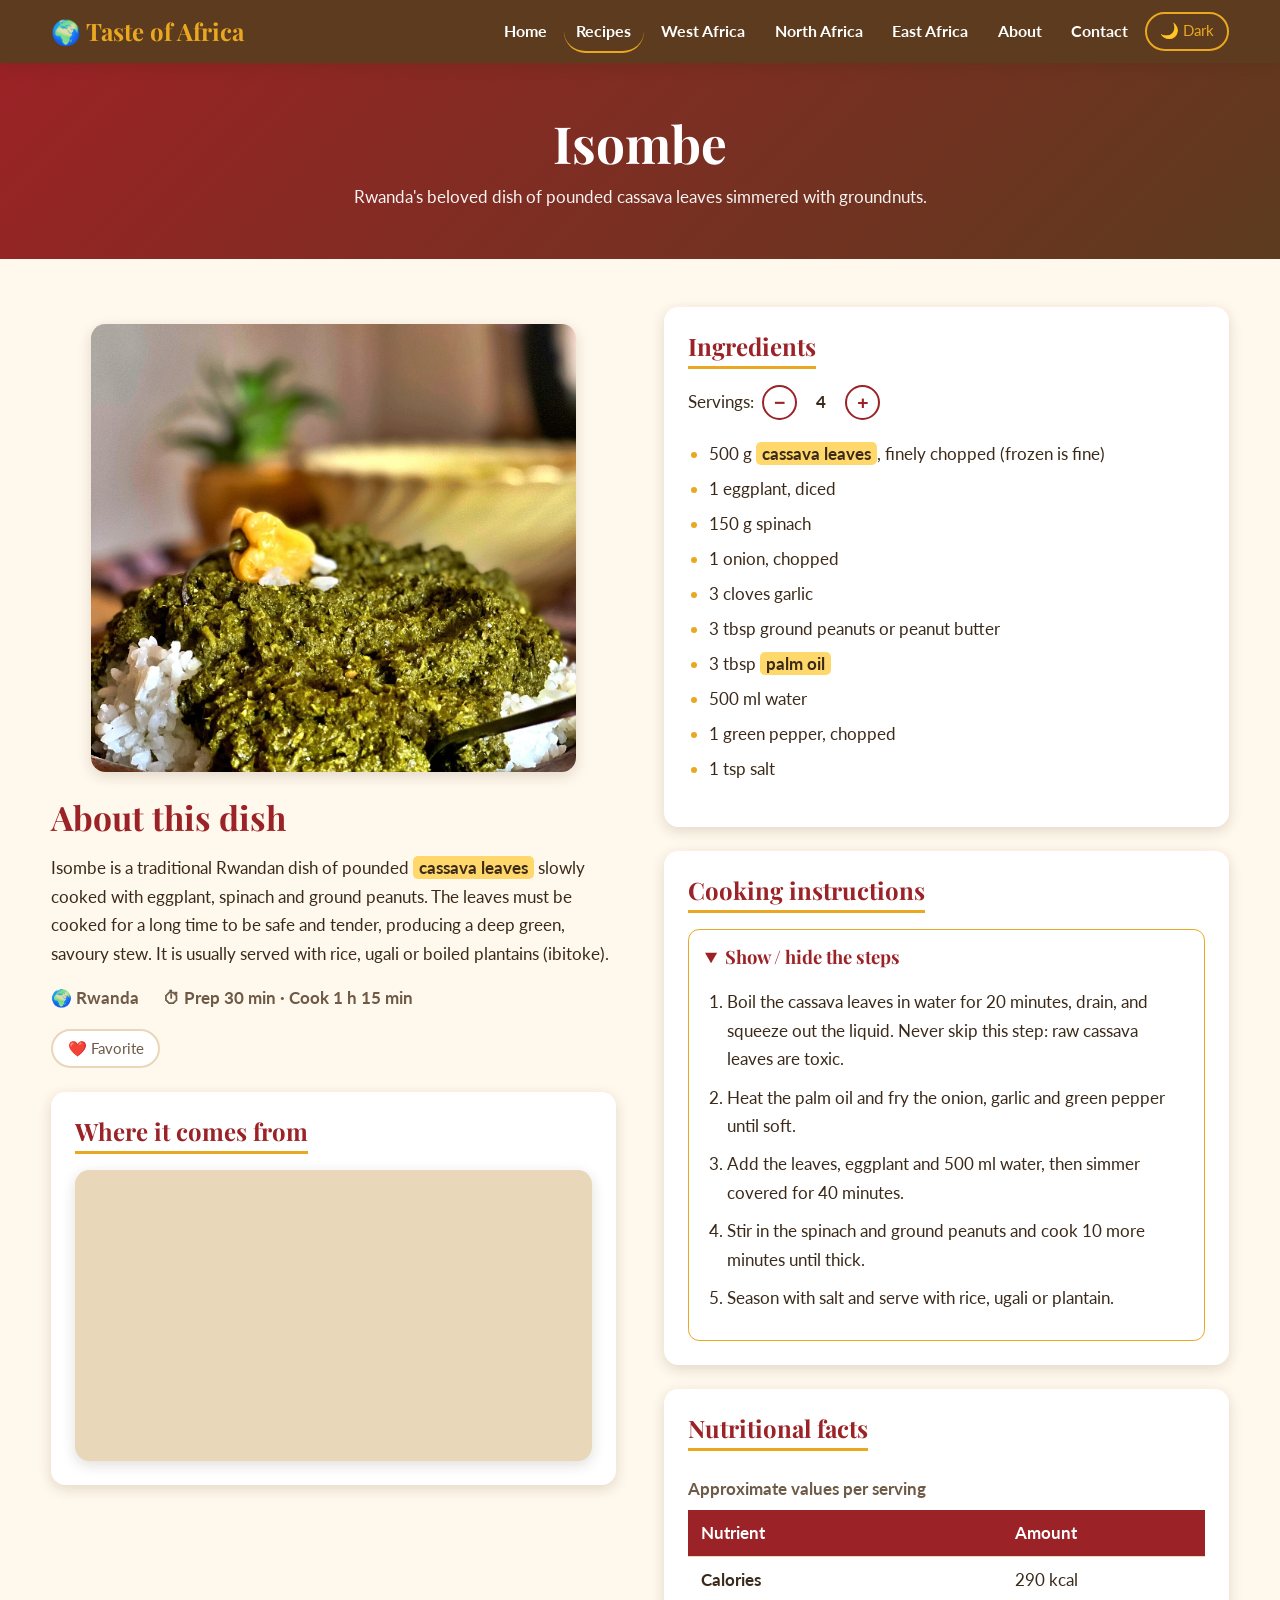
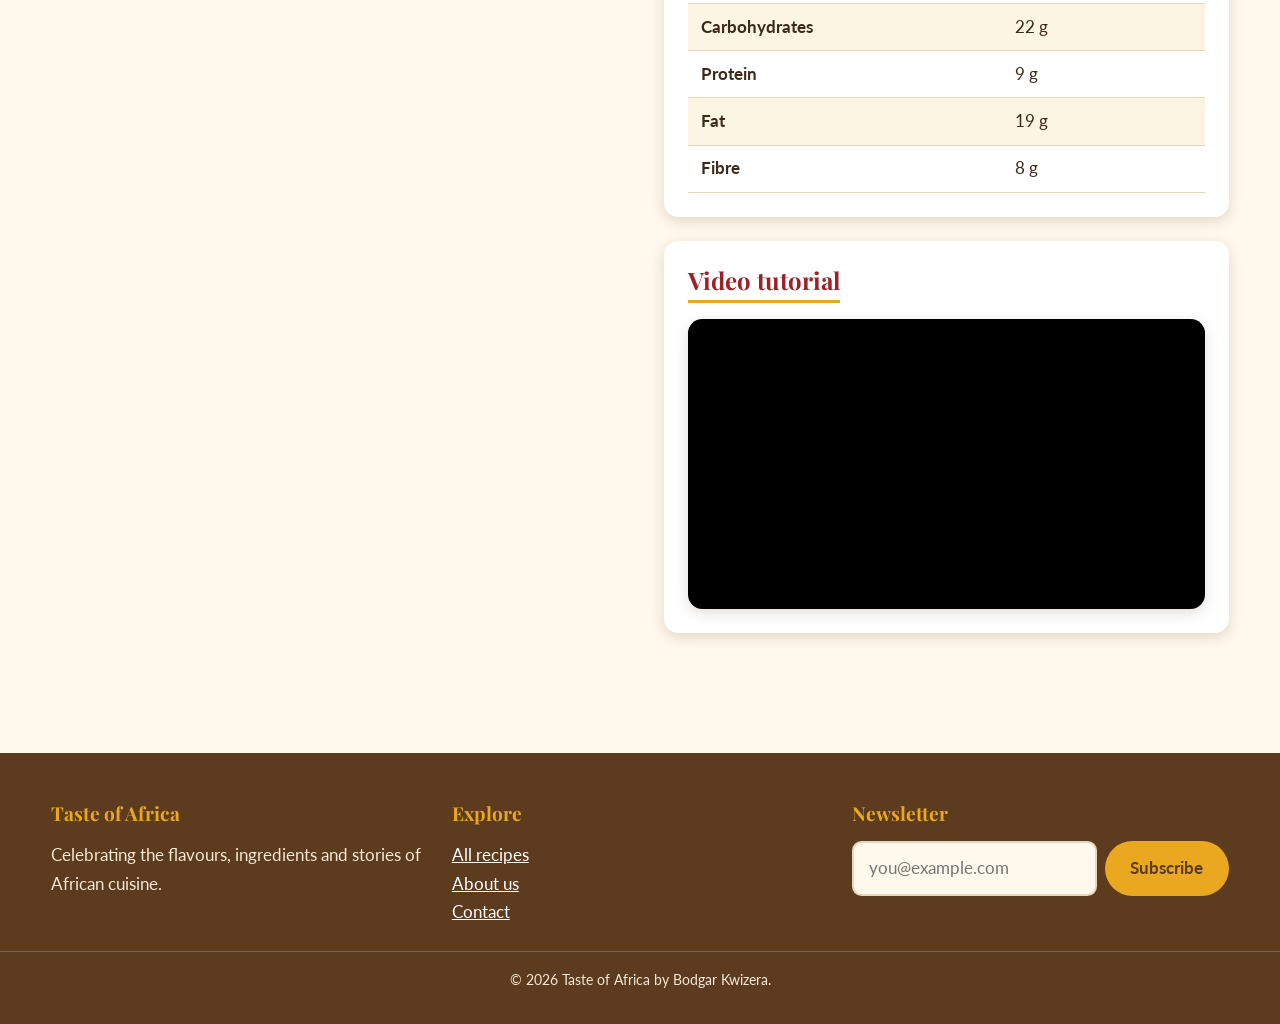
<file: recipes/isombe.html>
<!DOCTYPE html>
<html lang="en">
<head>
  <meta charset="UTF-8">
  <meta name="viewport" content="width=device-width, initial-scale=1.0">
  <meta name="description" content="How to make Isombe from Rwanda: ingredients, steps, nutrition and video.">
  <title>Isombe | Taste of Africa</title>
  <link rel="preconnect" href="https://fonts.googleapis.com">
  <link rel="preconnect" href="https://fonts.gstatic.com" crossorigin>
  <link href="https://fonts.googleapis.com/css2?family=Lato:wght@400;700&family=Playfair+Display:wght@600;700&display=swap" rel="stylesheet">
  <link rel="stylesheet" href="../styles.css">
  <script src="../script.js" defer></script>
</head>
<body>
  <header class="site-header">
    <div class="container nav-inner">
      <a class="logo" href="../index.html">🌍 Taste of Africa</a>
      <nav aria-label="Main navigation">
        <ul>
          <li><a href="../index.html">Home</a></li>
          <li><a href="../recipes.html" class="active" aria-current="page">Recipes</a></li>
          <li><a href="../regions/west-africa.html">West Africa</a></li>
          <li><a href="../regions/north-africa.html">North Africa</a></li>
          <li><a href="../regions/east-africa.html">East Africa</a></li>
          <li><a href="../about.html">About</a></li>
          <li><a href="../contact.html">Contact</a></li>
          <li><button id="theme-toggle" class="theme-toggle" type="button" aria-label="Toggle dark mode">🌙 Dark</button></li>
        </ul>
      </nav>
    </div>
  </header>

  <main>
    <div class="page-banner">
      <h1>Isombe</h1>
      <p>Rwanda's beloved dish of pounded cassava leaves simmered with groundnuts.</p>
    </div>
    <div class="container recipe-layout">
      <div>
        <article>
          <figure>
            <img class="recipe-hero-img" src="../images/isombe.jpg" alt="A plate of Isombe, a traditional dish from Rwanda">
            <figcaption class="sr-only">Isombe from Rwanda</figcaption>
          </figure>
          <h2 style="margin-top:1.5rem">About this dish</h2>
          <p>Isombe is a traditional Rwandan dish of pounded <mark>cassava leaves</mark> slowly cooked with eggplant, spinach and ground peanuts. The leaves must be cooked for a long time to be safe and tender, producing a deep green, savoury stew. It is usually served with rice, ugali or boiled plantains (ibitoke).</p>
          <p class="recipe-meta"><span>🌍 Rwanda</span><span>⏱ Prep 30 min · Cook 1 h 15 min</span></p>
          <button type="button" class="fav-btn" data-id="isombe" aria-pressed="false"><span class="heart" aria-hidden="true">❤️</span> Favorite</button>
        </article>
        <section class="recipe-box" style="margin-top:1.5rem" aria-labelledby="map-h">
          <h2 id="map-h">Where it comes from</h2>
          <div class="map-wrap">
          <iframe src="https://maps.google.com/maps?q=Rwanda&amp;output=embed" title="Map of Rwanda" loading="lazy" referrerpolicy="no-referrer-when-downgrade"></iframe>
        </div>
        </section>
      </div>
      <div>
        <section class="recipe-box" aria-labelledby="ing-h">
          <h2 id="ing-h">Ingredients</h2>
          <div class="servings">
            <span id="servings-label">Servings:</span>
            <button type="button" id="servings-minus" aria-label="Decrease servings">&minus;</button>
            <output id="servings-count" data-base="4" aria-labelledby="servings-label" aria-live="polite">4</output>
            <button type="button" id="servings-plus" aria-label="Increase servings">+</button>
          </div>
          <ul class="ingredients">
      <li><span class="amount" data-base="500">500</span> g <mark>cassava leaves</mark>, finely chopped (frozen is fine)</li>
      <li><span class="amount" data-base="1">1</span> eggplant, diced</li>
      <li><span class="amount" data-base="150">150</span> g spinach</li>
      <li><span class="amount" data-base="1">1</span> onion, chopped</li>
      <li><span class="amount" data-base="3">3</span> cloves garlic</li>
      <li><span class="amount" data-base="3">3</span> tbsp ground peanuts or peanut butter</li>
      <li><span class="amount" data-base="3">3</span> tbsp <mark>palm oil</mark></li>
      <li><span class="amount" data-base="500">500</span> ml water</li>
      <li><span class="amount" data-base="1">1</span> green pepper, chopped</li>
      <li><span class="amount" data-base="1">1</span> tsp salt</li>
          </ul>
        </section>
        <section class="recipe-box" aria-labelledby="ins-h">
          <h2 id="ins-h">Cooking instructions</h2>
          <details open>
            <summary>Show / hide the steps</summary>
            <ol>
              <li>Boil the cassava leaves in water for 20 minutes, drain, and squeeze out the liquid. Never skip this step: raw cassava leaves are toxic.</li>
              <li>Heat the palm oil and fry the onion, garlic and green pepper until soft.</li>
              <li>Add the leaves, eggplant and 500 ml water, then simmer covered for 40 minutes.</li>
              <li>Stir in the spinach and ground peanuts and cook 10 more minutes until thick.</li>
              <li>Season with salt and serve with rice, ugali or plantain.</li>
            </ol>
          </details>
        </section>
        <section class="recipe-box" aria-labelledby="nut-h">
          <h2 id="nut-h">Nutritional facts</h2>
          <table>
            <caption>Approximate values per serving</caption>
            <thead><tr><th scope="col">Nutrient</th><th scope="col">Amount</th></tr></thead>
            <tbody>
              <tr><th scope="row">Calories</th><td>290 kcal</td></tr>
              <tr><th scope="row">Carbohydrates</th><td>22 g</td></tr>
              <tr><th scope="row">Protein</th><td>9 g</td></tr>
              <tr><th scope="row">Fat</th><td>19 g</td></tr>
              <tr><th scope="row">Fibre</th><td>8 g</td></tr>
            </tbody>
          </table>
        </section>
        <section class="recipe-box" aria-labelledby="vid-h">
          <h2 id="vid-h">Video tutorial</h2>
          <div class="video-wrap">
          <iframe src="https://www.youtube-nocookie.com/embed/eFt-j42yaRY" title="How to cook isombe in Kigali, Rwanda" loading="lazy" allow="accelerometer; encrypted-media; gyroscope; picture-in-picture" allowfullscreen></iframe>
        </div>
        </section>
      </div>
    </div>
  </main>

  <footer class="site-footer">
    <div class="container footer-grid">
      <section>
        <h2>Taste of Africa</h2>
        <p>Celebrating the flavours, ingredients and stories of African cuisine.</p>
      </section>
      <section>
        <h2>Explore</h2>
        <ul>
          <li><a href="../recipes.html">All recipes</a></li>
          <li><a href="../about.html">About us</a></li>
          <li><a href="../contact.html">Contact</a></li>
        </ul>
      </section>
      <section>
        <h2>Newsletter</h2>
        <form id="newsletter-form" class="newsletter-form">
          <label class="sr-only" for="newsletter-email">Email address</label>
          <input type="email" id="newsletter-email" name="newsletter-email" placeholder="you@example.com" required>
          <button type="submit" class="btn">Subscribe</button>
        </form>
        <p id="newsletter-msg" class="newsletter-msg" role="status" aria-live="polite"></p>
      </section>
    </div>
    <p class="copyright">&copy; 2026 Taste of Africa by Bodgar Kwizera.</p>
  </footer>
</body>
</html>
</file>
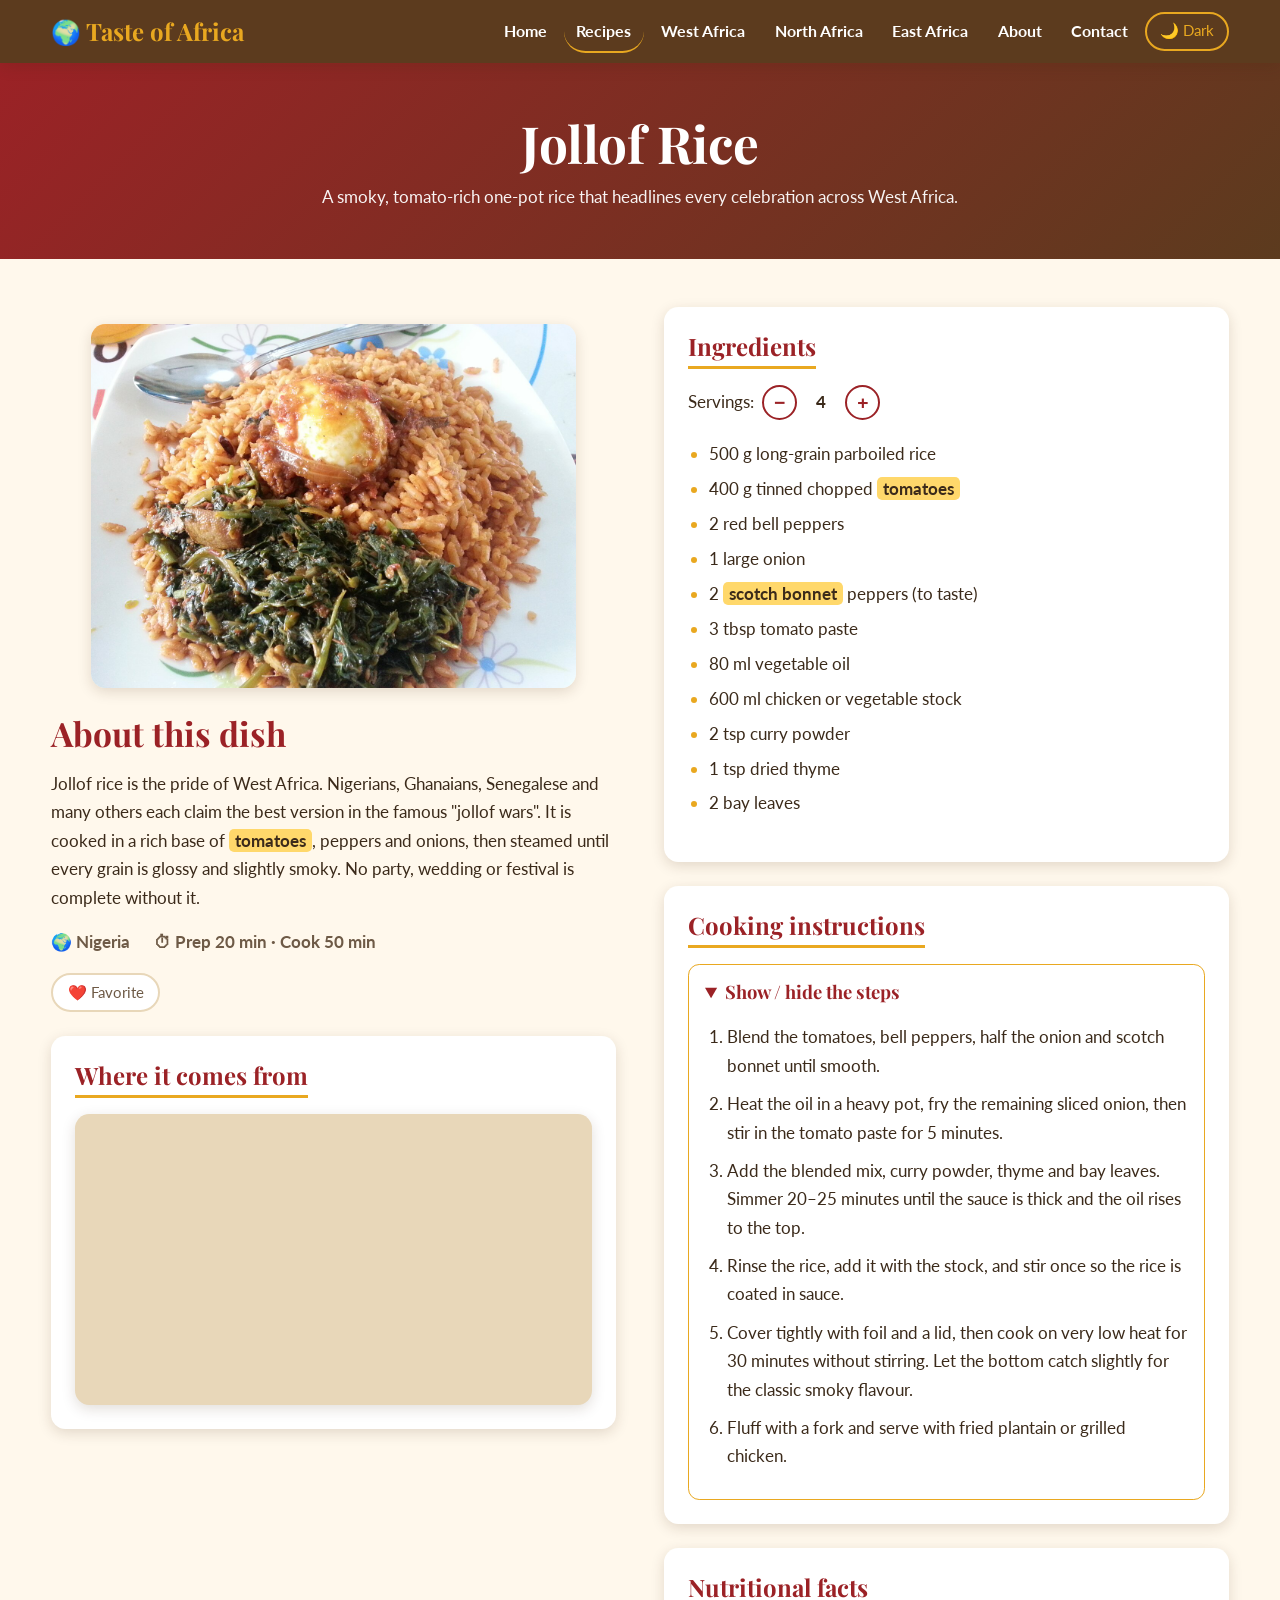
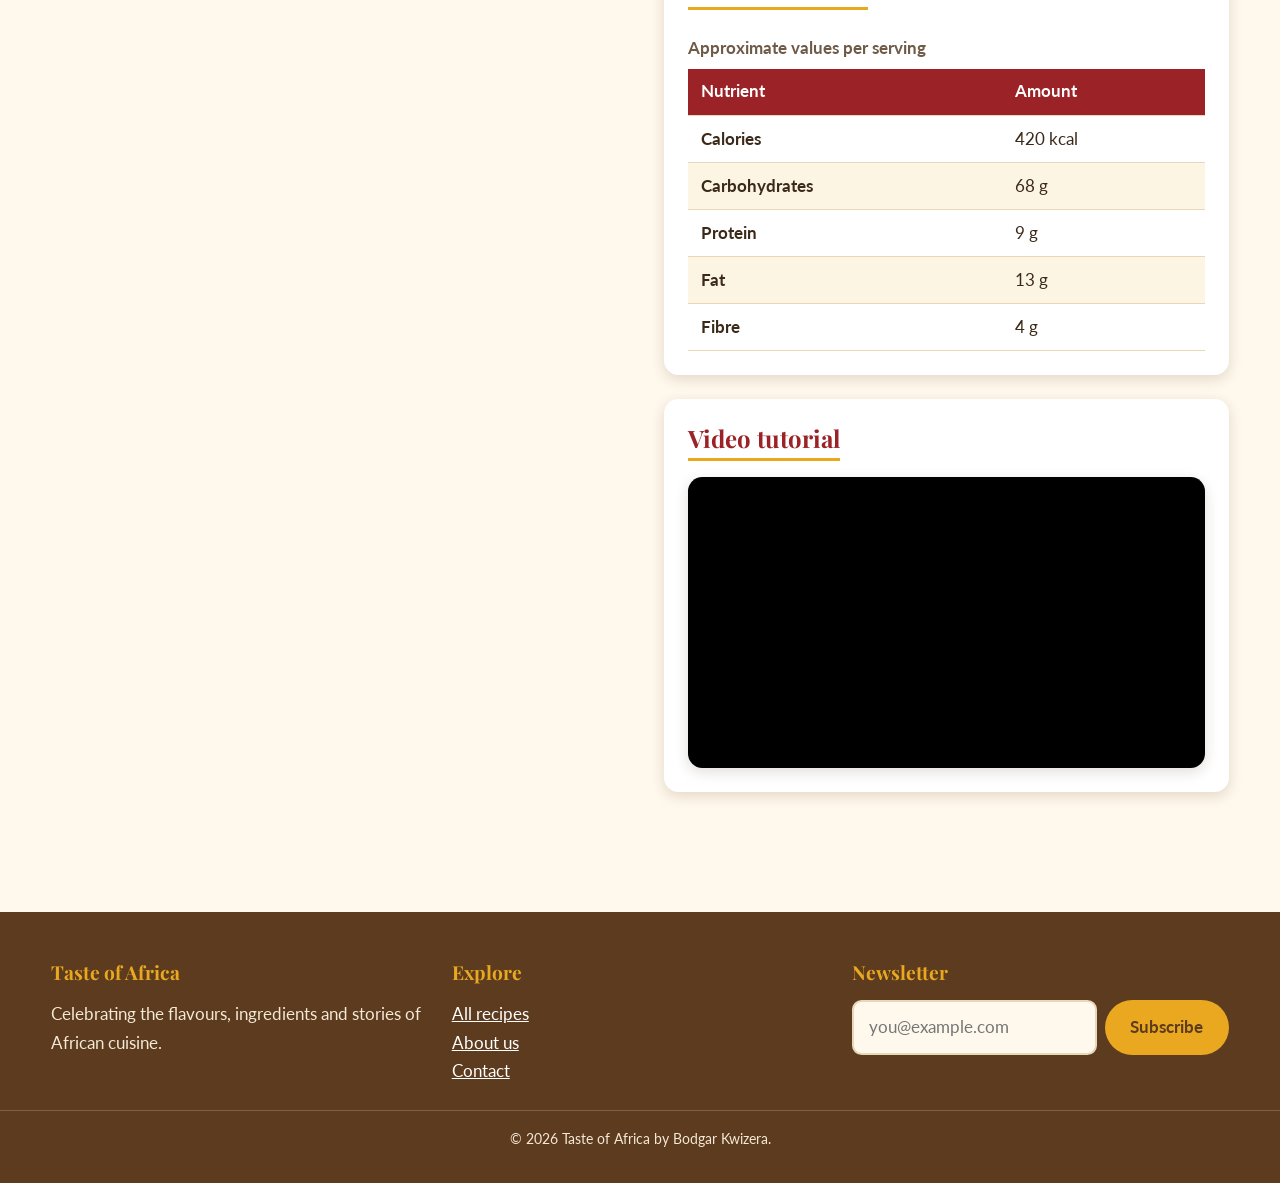
<file: recipes/jollof-rice.html>
<!DOCTYPE html>
<html lang="en">
<head>
  <meta charset="UTF-8">
  <meta name="viewport" content="width=device-width, initial-scale=1.0">
  <meta name="description" content="How to make Jollof Rice from Nigeria: ingredients, steps, nutrition and video.">
  <title>Jollof Rice | Taste of Africa</title>
  <link rel="preconnect" href="https://fonts.googleapis.com">
  <link rel="preconnect" href="https://fonts.gstatic.com" crossorigin>
  <link href="https://fonts.googleapis.com/css2?family=Lato:wght@400;700&family=Playfair+Display:wght@600;700&display=swap" rel="stylesheet">
  <link rel="stylesheet" href="../styles.css">
  <script src="../script.js" defer></script>
</head>
<body>
  <header class="site-header">
    <div class="container nav-inner">
      <a class="logo" href="../index.html">🌍 Taste of Africa</a>
      <nav aria-label="Main navigation">
        <ul>
          <li><a href="../index.html">Home</a></li>
          <li><a href="../recipes.html" class="active" aria-current="page">Recipes</a></li>
          <li><a href="../regions/west-africa.html">West Africa</a></li>
          <li><a href="../regions/north-africa.html">North Africa</a></li>
          <li><a href="../regions/east-africa.html">East Africa</a></li>
          <li><a href="../about.html">About</a></li>
          <li><a href="../contact.html">Contact</a></li>
          <li><button id="theme-toggle" class="theme-toggle" type="button" aria-label="Toggle dark mode">🌙 Dark</button></li>
        </ul>
      </nav>
    </div>
  </header>

  <main>
    <div class="page-banner">
      <h1>Jollof Rice</h1>
      <p>A smoky, tomato-rich one-pot rice that headlines every celebration across West Africa.</p>
    </div>
    <div class="container recipe-layout">
      <div>
        <article>
          <figure>
            <img class="recipe-hero-img" src="../images/jollof-rice.jpg" alt="A plate of Jollof Rice, a traditional dish from Nigeria">
            <figcaption class="sr-only">Jollof Rice from Nigeria</figcaption>
          </figure>
          <h2 style="margin-top:1.5rem">About this dish</h2>
          <p>Jollof rice is the pride of West Africa. Nigerians, Ghanaians, Senegalese and many others each claim the best version in the famous "jollof wars". It is cooked in a rich base of <mark>tomatoes</mark>, peppers and onions, then steamed until every grain is glossy and slightly smoky. No party, wedding or festival is complete without it.</p>
          <p class="recipe-meta"><span>🌍 Nigeria</span><span>⏱ Prep 20 min · Cook 50 min</span></p>
          <button type="button" class="fav-btn" data-id="jollof-rice" aria-pressed="false"><span class="heart" aria-hidden="true">❤️</span> Favorite</button>
        </article>
        <section class="recipe-box" style="margin-top:1.5rem" aria-labelledby="map-h">
          <h2 id="map-h">Where it comes from</h2>
          <div class="map-wrap">
          <iframe src="https://maps.google.com/maps?q=Nigeria&amp;output=embed" title="Map of Nigeria" loading="lazy" referrerpolicy="no-referrer-when-downgrade"></iframe>
        </div>
        </section>
      </div>
      <div>
        <section class="recipe-box" aria-labelledby="ing-h">
          <h2 id="ing-h">Ingredients</h2>
          <div class="servings">
            <span id="servings-label">Servings:</span>
            <button type="button" id="servings-minus" aria-label="Decrease servings">&minus;</button>
            <output id="servings-count" data-base="4" aria-labelledby="servings-label" aria-live="polite">4</output>
            <button type="button" id="servings-plus" aria-label="Increase servings">+</button>
          </div>
          <ul class="ingredients">
      <li><span class="amount" data-base="500">500</span> g long-grain parboiled rice</li>
      <li><span class="amount" data-base="400">400</span> g tinned chopped <mark>tomatoes</mark></li>
      <li><span class="amount" data-base="2">2</span> red bell peppers</li>
      <li><span class="amount" data-base="1">1</span> large onion</li>
      <li><span class="amount" data-base="2">2</span> <mark>scotch bonnet</mark> peppers (to taste)</li>
      <li><span class="amount" data-base="3">3</span> tbsp tomato paste</li>
      <li><span class="amount" data-base="80">80</span> ml vegetable oil</li>
      <li><span class="amount" data-base="600">600</span> ml chicken or vegetable stock</li>
      <li><span class="amount" data-base="2">2</span> tsp curry powder</li>
      <li><span class="amount" data-base="1">1</span> tsp dried thyme</li>
      <li><span class="amount" data-base="2">2</span> bay leaves</li>
          </ul>
        </section>
        <section class="recipe-box" aria-labelledby="ins-h">
          <h2 id="ins-h">Cooking instructions</h2>
          <details open>
            <summary>Show / hide the steps</summary>
            <ol>
              <li>Blend the tomatoes, bell peppers, half the onion and scotch bonnet until smooth.</li>
              <li>Heat the oil in a heavy pot, fry the remaining sliced onion, then stir in the tomato paste for 5 minutes.</li>
              <li>Add the blended mix, curry powder, thyme and bay leaves. Simmer 20–25 minutes until the sauce is thick and the oil rises to the top.</li>
              <li>Rinse the rice, add it with the stock, and stir once so the rice is coated in sauce.</li>
              <li>Cover tightly with foil and a lid, then cook on very low heat for 30 minutes without stirring. Let the bottom catch slightly for the classic smoky flavour.</li>
              <li>Fluff with a fork and serve with fried plantain or grilled chicken.</li>
            </ol>
          </details>
        </section>
        <section class="recipe-box" aria-labelledby="nut-h">
          <h2 id="nut-h">Nutritional facts</h2>
          <table>
            <caption>Approximate values per serving</caption>
            <thead><tr><th scope="col">Nutrient</th><th scope="col">Amount</th></tr></thead>
            <tbody>
              <tr><th scope="row">Calories</th><td>420 kcal</td></tr>
              <tr><th scope="row">Carbohydrates</th><td>68 g</td></tr>
              <tr><th scope="row">Protein</th><td>9 g</td></tr>
              <tr><th scope="row">Fat</th><td>13 g</td></tr>
              <tr><th scope="row">Fibre</th><td>4 g</td></tr>
            </tbody>
          </table>
        </section>
        <section class="recipe-box" aria-labelledby="vid-h">
          <h2 id="vid-h">Video tutorial</h2>
          <div class="video-wrap">
          <iframe src="https://www.youtube-nocookie.com/embed/jDbUg4f9EFw" title="How to make Nigerian party jollof rice" loading="lazy" allow="accelerometer; encrypted-media; gyroscope; picture-in-picture" allowfullscreen></iframe>
        </div>
        </section>
      </div>
    </div>
  </main>

  <footer class="site-footer">
    <div class="container footer-grid">
      <section>
        <h2>Taste of Africa</h2>
        <p>Celebrating the flavours, ingredients and stories of African cuisine.</p>
      </section>
      <section>
        <h2>Explore</h2>
        <ul>
          <li><a href="../recipes.html">All recipes</a></li>
          <li><a href="../about.html">About us</a></li>
          <li><a href="../contact.html">Contact</a></li>
        </ul>
      </section>
      <section>
        <h2>Newsletter</h2>
        <form id="newsletter-form" class="newsletter-form">
          <label class="sr-only" for="newsletter-email">Email address</label>
          <input type="email" id="newsletter-email" name="newsletter-email" placeholder="you@example.com" required>
          <button type="submit" class="btn">Subscribe</button>
        </form>
        <p id="newsletter-msg" class="newsletter-msg" role="status" aria-live="polite"></p>
      </section>
    </div>
    <p class="copyright">&copy; 2026 Taste of Africa by Bodgar Kwizera.</p>
  </footer>
</body>
</html>
</file>
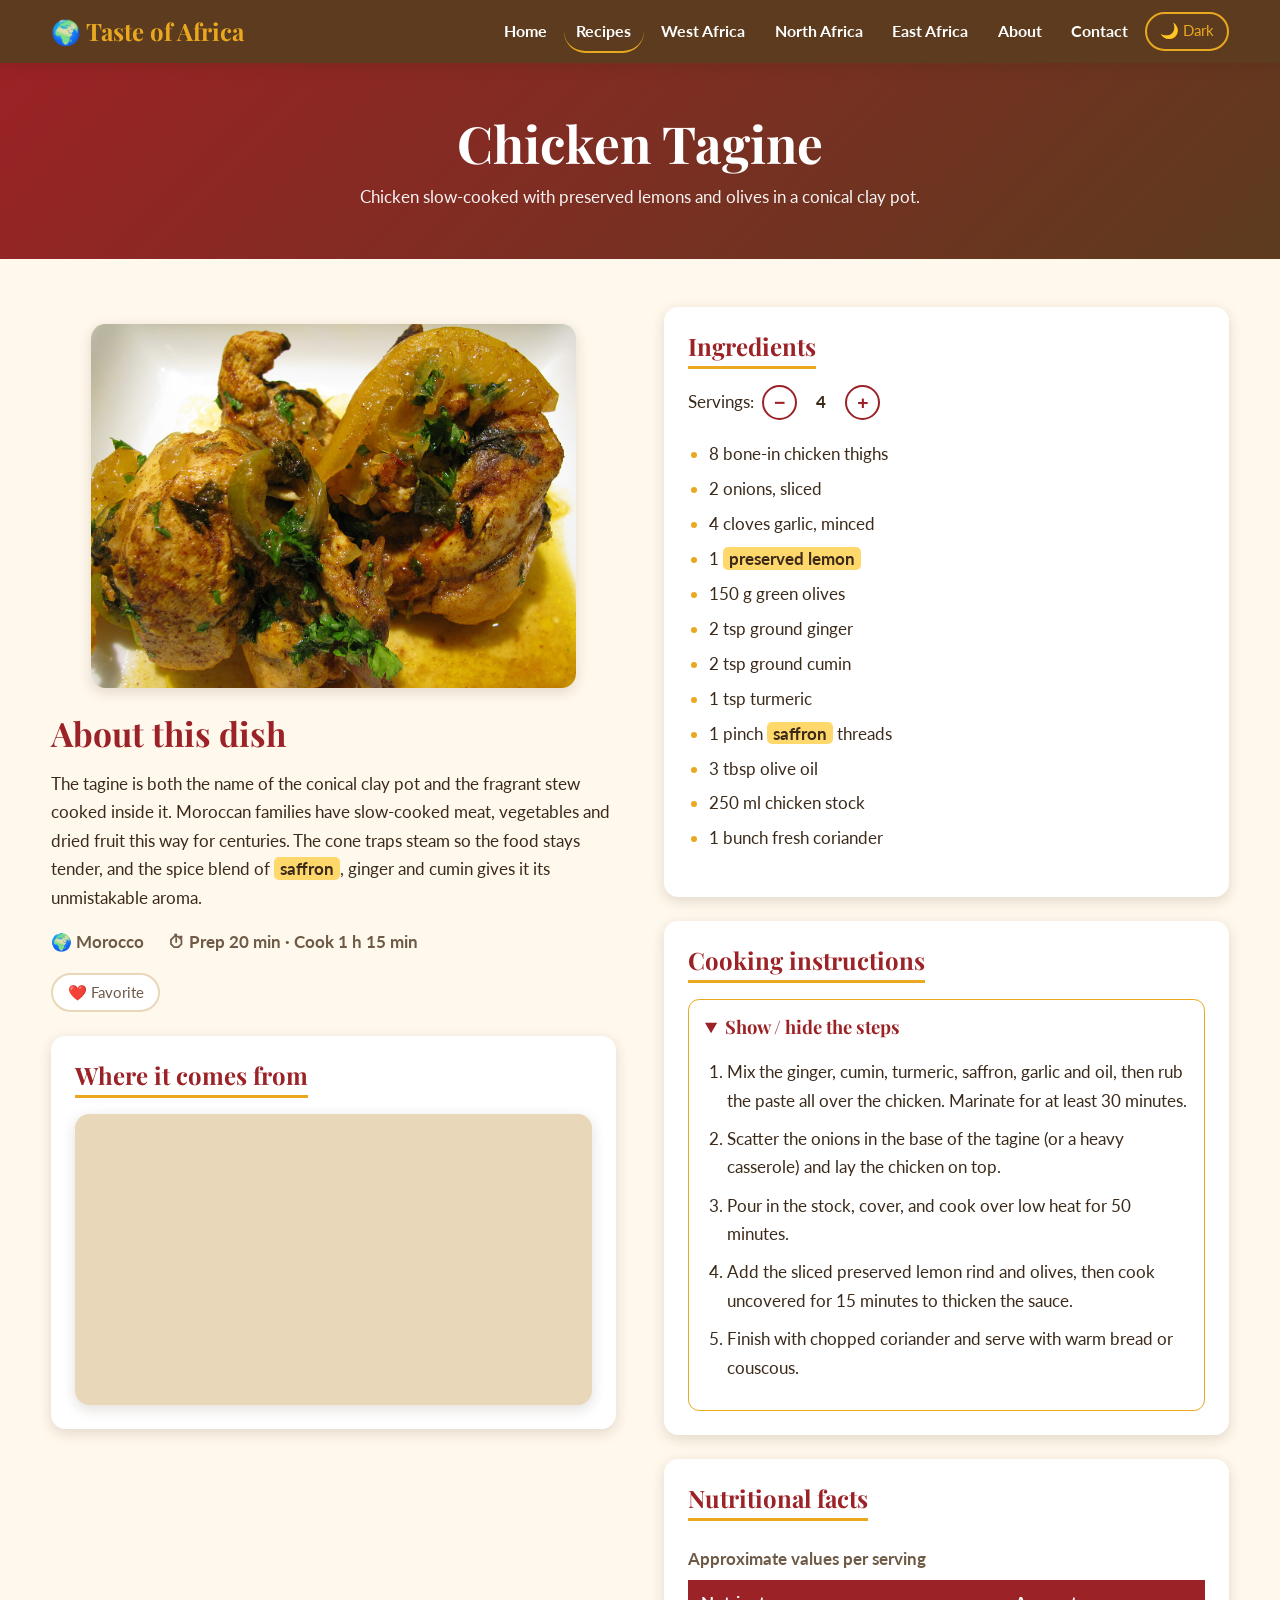
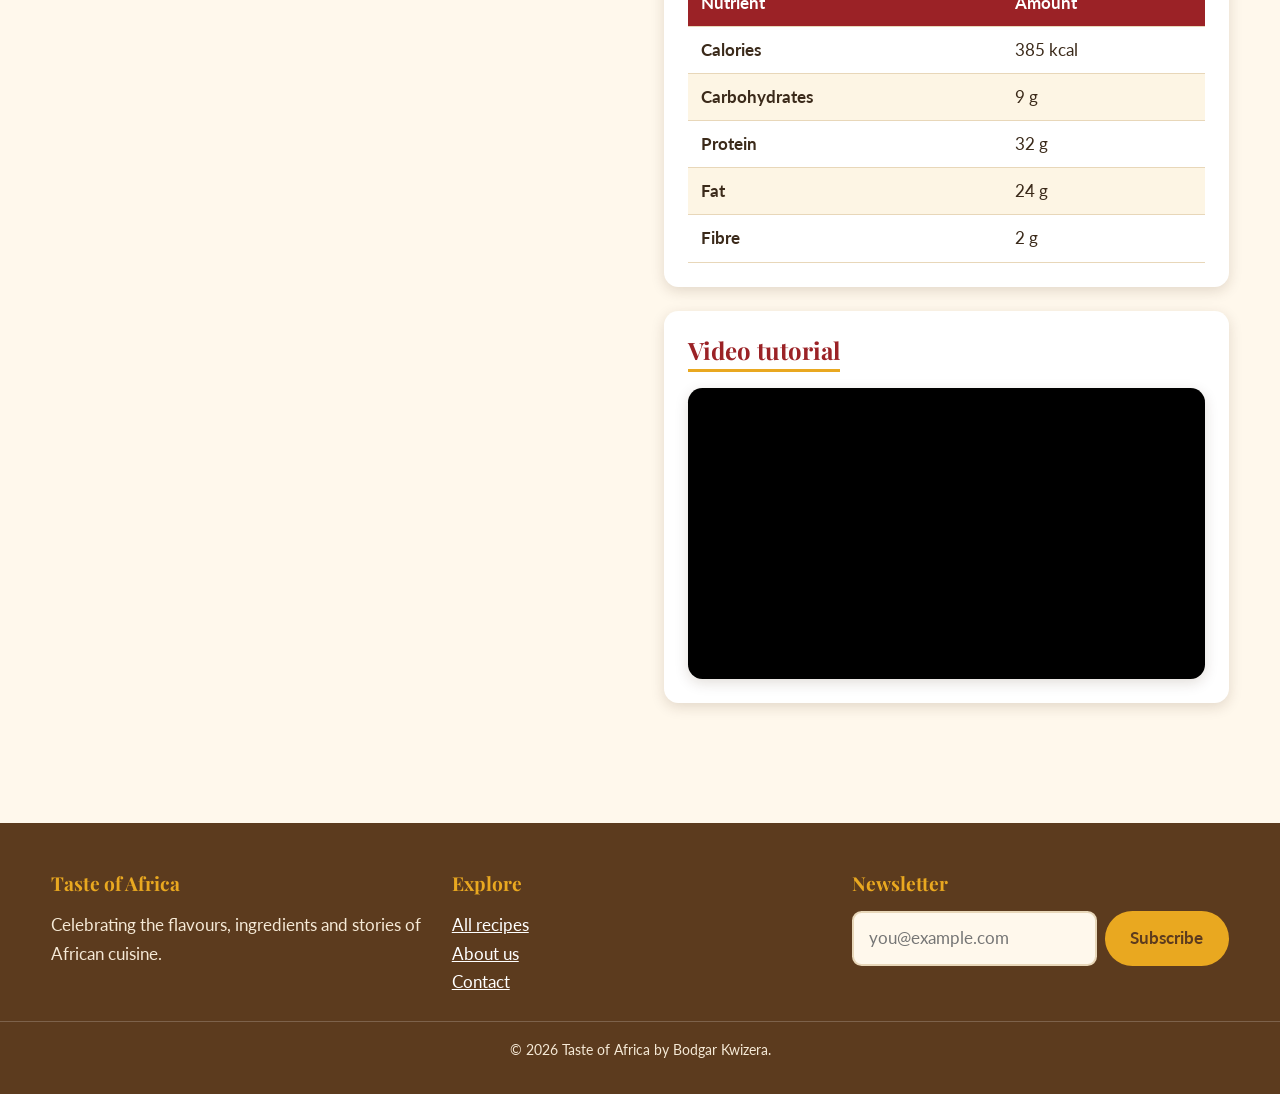
<file: recipes/tagine.html>
<!DOCTYPE html>
<html lang="en">
<head>
  <meta charset="UTF-8">
  <meta name="viewport" content="width=device-width, initial-scale=1.0">
  <meta name="description" content="How to make Chicken Tagine from Morocco: ingredients, steps, nutrition and video.">
  <title>Chicken Tagine | Taste of Africa</title>
  <link rel="preconnect" href="https://fonts.googleapis.com">
  <link rel="preconnect" href="https://fonts.gstatic.com" crossorigin>
  <link href="https://fonts.googleapis.com/css2?family=Lato:wght@400;700&family=Playfair+Display:wght@600;700&display=swap" rel="stylesheet">
  <link rel="stylesheet" href="../styles.css">
  <script src="../script.js" defer></script>
</head>
<body>
  <header class="site-header">
    <div class="container nav-inner">
      <a class="logo" href="../index.html">🌍 Taste of Africa</a>
      <nav aria-label="Main navigation">
        <ul>
          <li><a href="../index.html">Home</a></li>
          <li><a href="../recipes.html" class="active" aria-current="page">Recipes</a></li>
          <li><a href="../regions/west-africa.html">West Africa</a></li>
          <li><a href="../regions/north-africa.html">North Africa</a></li>
          <li><a href="../regions/east-africa.html">East Africa</a></li>
          <li><a href="../about.html">About</a></li>
          <li><a href="../contact.html">Contact</a></li>
          <li><button id="theme-toggle" class="theme-toggle" type="button" aria-label="Toggle dark mode">🌙 Dark</button></li>
        </ul>
      </nav>
    </div>
  </header>

  <main>
    <div class="page-banner">
      <h1>Chicken Tagine</h1>
      <p>Chicken slow-cooked with preserved lemons and olives in a conical clay pot.</p>
    </div>
    <div class="container recipe-layout">
      <div>
        <article>
          <figure>
            <img class="recipe-hero-img" src="../images/tagine.jpg" alt="A plate of Chicken Tagine, a traditional dish from Morocco">
            <figcaption class="sr-only">Chicken Tagine from Morocco</figcaption>
          </figure>
          <h2 style="margin-top:1.5rem">About this dish</h2>
          <p>The tagine is both the name of the conical clay pot and the fragrant stew cooked inside it. Moroccan families have slow-cooked meat, vegetables and dried fruit this way for centuries. The cone traps steam so the food stays tender, and the spice blend of <mark>saffron</mark>, ginger and cumin gives it its unmistakable aroma.</p>
          <p class="recipe-meta"><span>🌍 Morocco</span><span>⏱ Prep 20 min · Cook 1 h 15 min</span></p>
          <button type="button" class="fav-btn" data-id="tagine" aria-pressed="false"><span class="heart" aria-hidden="true">❤️</span> Favorite</button>
        </article>
        <section class="recipe-box" style="margin-top:1.5rem" aria-labelledby="map-h">
          <h2 id="map-h">Where it comes from</h2>
          <div class="map-wrap">
          <iframe src="https://maps.google.com/maps?q=Morocco&amp;output=embed" title="Map of Morocco" loading="lazy" referrerpolicy="no-referrer-when-downgrade"></iframe>
        </div>
        </section>
      </div>
      <div>
        <section class="recipe-box" aria-labelledby="ing-h">
          <h2 id="ing-h">Ingredients</h2>
          <div class="servings">
            <span id="servings-label">Servings:</span>
            <button type="button" id="servings-minus" aria-label="Decrease servings">&minus;</button>
            <output id="servings-count" data-base="4" aria-labelledby="servings-label" aria-live="polite">4</output>
            <button type="button" id="servings-plus" aria-label="Increase servings">+</button>
          </div>
          <ul class="ingredients">
      <li><span class="amount" data-base="8">8</span> bone-in chicken thighs</li>
      <li><span class="amount" data-base="2">2</span> onions, sliced</li>
      <li><span class="amount" data-base="4">4</span> cloves garlic, minced</li>
      <li><span class="amount" data-base="1">1</span> <mark>preserved lemon</mark></li>
      <li><span class="amount" data-base="150">150</span> g green olives</li>
      <li><span class="amount" data-base="2">2</span> tsp ground ginger</li>
      <li><span class="amount" data-base="2">2</span> tsp ground cumin</li>
      <li><span class="amount" data-base="1">1</span> tsp turmeric</li>
      <li><span class="amount" data-base="1">1</span> pinch <mark>saffron</mark> threads</li>
      <li><span class="amount" data-base="3">3</span> tbsp olive oil</li>
      <li><span class="amount" data-base="250">250</span> ml chicken stock</li>
      <li><span class="amount" data-base="1">1</span> bunch fresh coriander</li>
          </ul>
        </section>
        <section class="recipe-box" aria-labelledby="ins-h">
          <h2 id="ins-h">Cooking instructions</h2>
          <details open>
            <summary>Show / hide the steps</summary>
            <ol>
              <li>Mix the ginger, cumin, turmeric, saffron, garlic and oil, then rub the paste all over the chicken. Marinate for at least 30 minutes.</li>
              <li>Scatter the onions in the base of the tagine (or a heavy casserole) and lay the chicken on top.</li>
              <li>Pour in the stock, cover, and cook over low heat for 50 minutes.</li>
              <li>Add the sliced preserved lemon rind and olives, then cook uncovered for 15 minutes to thicken the sauce.</li>
              <li>Finish with chopped coriander and serve with warm bread or couscous.</li>
            </ol>
          </details>
        </section>
        <section class="recipe-box" aria-labelledby="nut-h">
          <h2 id="nut-h">Nutritional facts</h2>
          <table>
            <caption>Approximate values per serving</caption>
            <thead><tr><th scope="col">Nutrient</th><th scope="col">Amount</th></tr></thead>
            <tbody>
              <tr><th scope="row">Calories</th><td>385 kcal</td></tr>
              <tr><th scope="row">Carbohydrates</th><td>9 g</td></tr>
              <tr><th scope="row">Protein</th><td>32 g</td></tr>
              <tr><th scope="row">Fat</th><td>24 g</td></tr>
              <tr><th scope="row">Fibre</th><td>2 g</td></tr>
            </tbody>
          </table>
        </section>
        <section class="recipe-box" aria-labelledby="vid-h">
          <h2 id="vid-h">Video tutorial</h2>
          <div class="video-wrap">
          <iframe src="https://www.youtube-nocookie.com/embed/nZPaNd2S8Dw" title="Moroccan chicken tagine by Food Wishes" loading="lazy" allow="accelerometer; encrypted-media; gyroscope; picture-in-picture" allowfullscreen></iframe>
        </div>
        </section>
      </div>
    </div>
  </main>

  <footer class="site-footer">
    <div class="container footer-grid">
      <section>
        <h2>Taste of Africa</h2>
        <p>Celebrating the flavours, ingredients and stories of African cuisine.</p>
      </section>
      <section>
        <h2>Explore</h2>
        <ul>
          <li><a href="../recipes.html">All recipes</a></li>
          <li><a href="../about.html">About us</a></li>
          <li><a href="../contact.html">Contact</a></li>
        </ul>
      </section>
      <section>
        <h2>Newsletter</h2>
        <form id="newsletter-form" class="newsletter-form">
          <label class="sr-only" for="newsletter-email">Email address</label>
          <input type="email" id="newsletter-email" name="newsletter-email" placeholder="you@example.com" required>
          <button type="submit" class="btn">Subscribe</button>
        </form>
        <p id="newsletter-msg" class="newsletter-msg" role="status" aria-live="polite"></p>
      </section>
    </div>
    <p class="copyright">&copy; 2026 Taste of Africa by Bodgar Kwizera.</p>
  </footer>
</body>
</html>
</file>
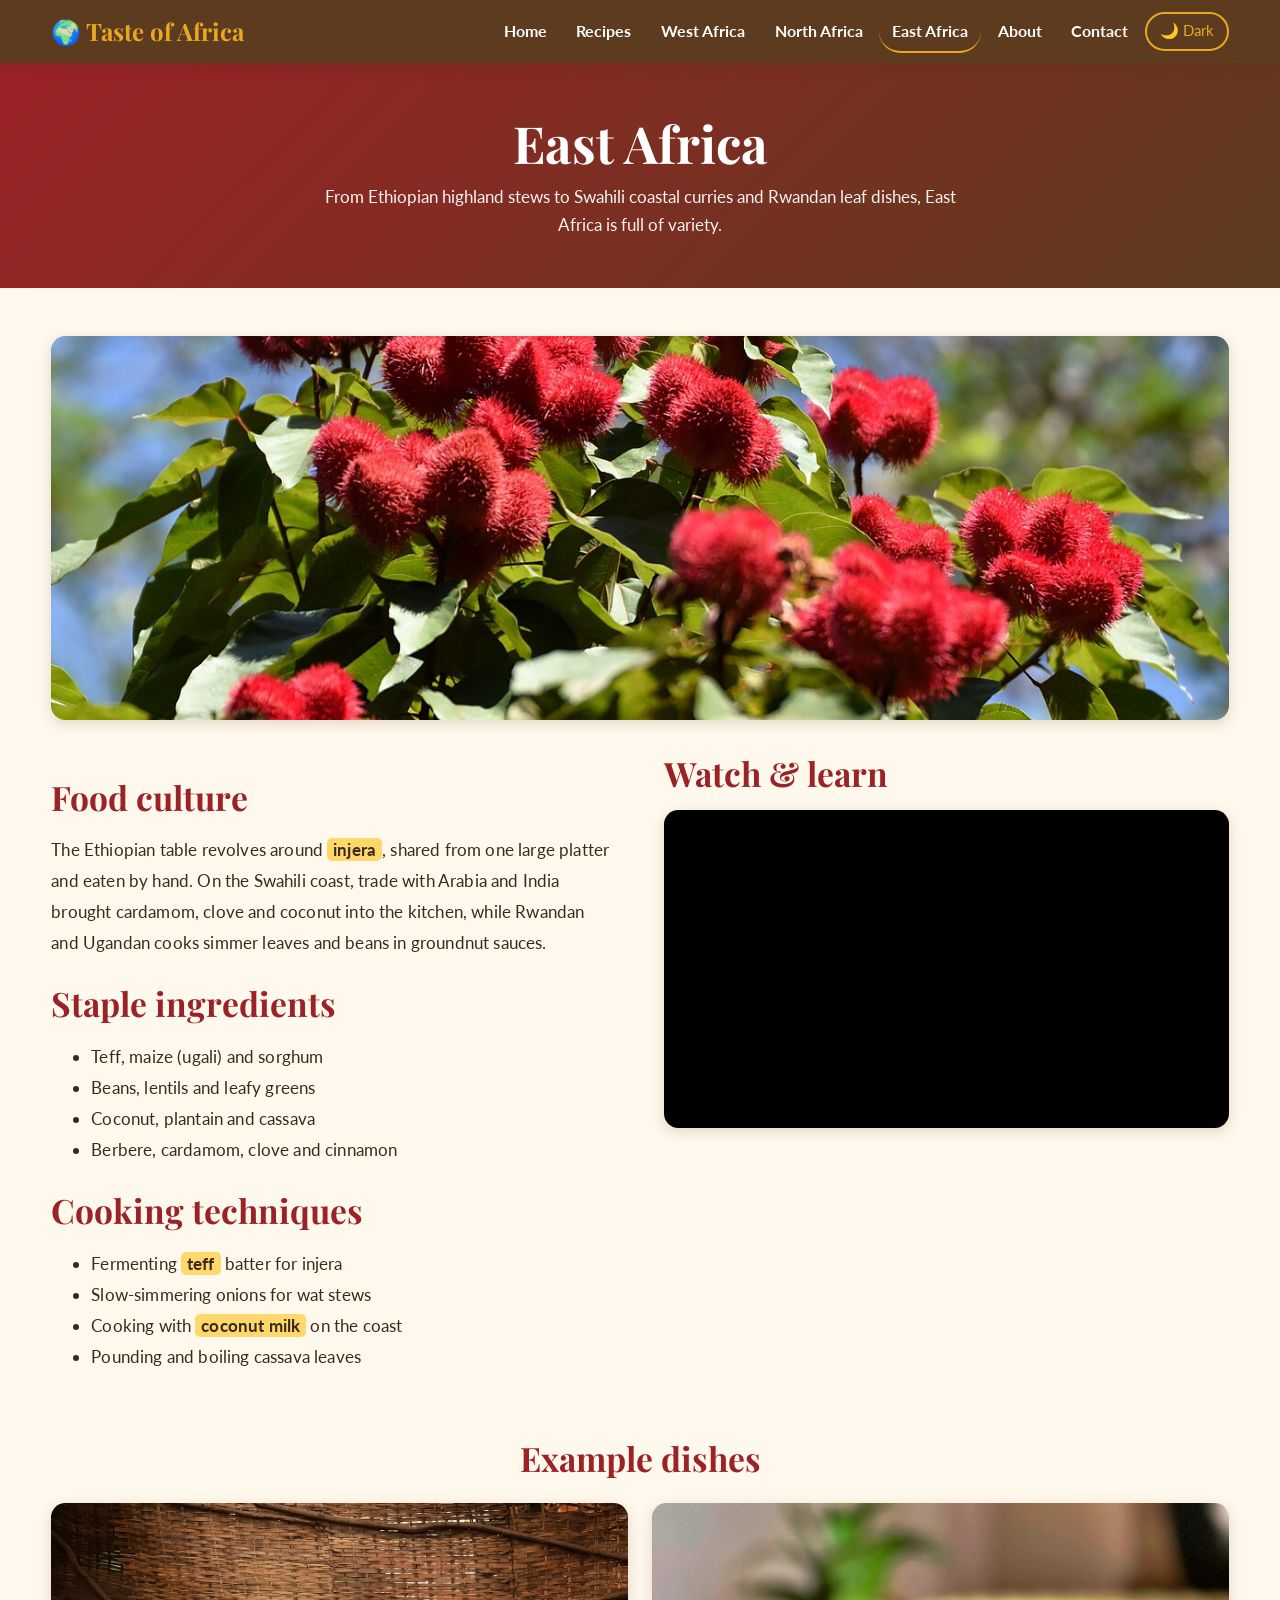
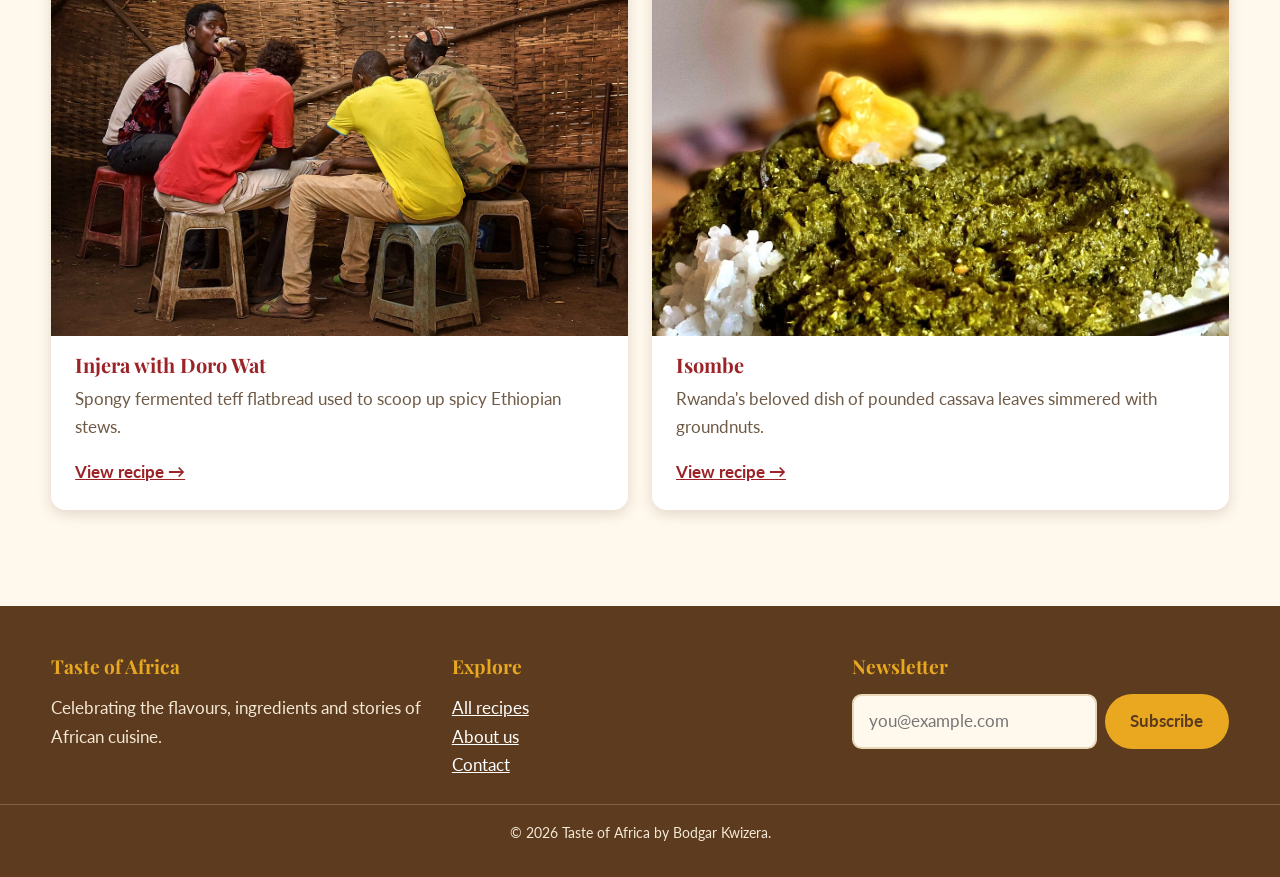
<file: regions/east-africa.html>
<!DOCTYPE html>
<html lang="en">
<head>
  <meta charset="UTF-8">
  <meta name="viewport" content="width=device-width, initial-scale=1.0">
  <meta name="description" content="The food culture, staples and techniques of East Africa.">
  <title>East Africa | Taste of Africa</title>
  <link rel="preconnect" href="https://fonts.googleapis.com">
  <link rel="preconnect" href="https://fonts.gstatic.com" crossorigin>
  <link href="https://fonts.googleapis.com/css2?family=Lato:wght@400;700&family=Playfair+Display:wght@600;700&display=swap" rel="stylesheet">
  <link rel="stylesheet" href="../styles.css">
  <script src="../script.js" defer></script>
</head>
<body>
  <header class="site-header">
    <div class="container nav-inner">
      <a class="logo" href="../index.html">🌍 Taste of Africa</a>
      <nav aria-label="Main navigation">
        <ul>
          <li><a href="../index.html">Home</a></li>
          <li><a href="../recipes.html">Recipes</a></li>
          <li><a href="../regions/west-africa.html">West Africa</a></li>
          <li><a href="../regions/north-africa.html">North Africa</a></li>
          <li><a href="../regions/east-africa.html" class="active" aria-current="page">East Africa</a></li>
          <li><a href="../about.html">About</a></li>
          <li><a href="../contact.html">Contact</a></li>
          <li><button id="theme-toggle" class="theme-toggle" type="button" aria-label="Toggle dark mode">🌙 Dark</button></li>
        </ul>
      </nav>
    </div>
  </header>

  <main>
    <div class="page-banner">
      <h1>East Africa</h1>
      <p>From Ethiopian highland stews to Swahili coastal curries and Rwandan leaf dishes, East Africa is full of variety.</p>
    </div>
    <div class="container section">
      <img class="region-hero" src="../images/east-africa.jpg" alt="Piles of spices at a market in Zanzibar">
      <div class="two-col" style="margin-top:2rem">
        <div class="region-text">
          <h2>Food culture</h2>
          <p>The Ethiopian table revolves around <mark>injera</mark>, shared from one large platter and eaten by hand. On the Swahili coast, trade with Arabia and India brought cardamom, clove and coconut into the kitchen, while Rwandan and Ugandan cooks simmer leaves and beans in groundnut sauces.</p>
          <h2>Staple ingredients</h2>
          <ul>
            <li>Teff, maize (ugali) and sorghum</li>
            <li>Beans, lentils and leafy greens</li>
            <li>Coconut, plantain and cassava</li>
            <li>Berbere, cardamom, clove and cinnamon</li>
          </ul>
          <h2>Cooking techniques</h2>
          <ul>
            <li>Fermenting <mark>teff</mark> batter for injera</li>
            <li>Slow-simmering onions for wat stews</li>
            <li>Cooking with <mark>coconut milk</mark> on the coast</li>
            <li>Pounding and boiling cassava leaves</li>
          </ul>
        </div>
        <section aria-labelledby="v-h">
          <h2 id="v-h">Watch &amp; learn</h2>
          <div class="video-wrap">
          <iframe src="https://www.youtube-nocookie.com/embed/eXib0fMIeKU" title="Cooking Ethiopian injera and doro wat" loading="lazy" allow="accelerometer; encrypted-media; gyroscope; picture-in-picture" allowfullscreen></iframe>
        </div>
        </section>
      </div>
      <h2 class="section-title" style="margin-top:3rem">Example dishes</h2>
      <div class="grid">
        <article class="card">
          <img src="../images/injera.jpg" alt="Injera with Doro Wat" loading="lazy">
          <div class="card-body"><h3>Injera with Doro Wat</h3><p>Spongy fermented teff flatbread used to scoop up spicy Ethiopian stews.</p><a class="card-link" href="../recipes/injera.html">View recipe &rarr;</a></div>
        </article>
        <article class="card">
          <img src="../images/isombe.jpg" alt="Isombe" loading="lazy">
          <div class="card-body"><h3>Isombe</h3><p>Rwanda's beloved dish of pounded cassava leaves simmered with groundnuts.</p><a class="card-link" href="../recipes/isombe.html">View recipe &rarr;</a></div>
        </article>
      </div>
    </div>
  </main>

  <footer class="site-footer">
    <div class="container footer-grid">
      <section>
        <h2>Taste of Africa</h2>
        <p>Celebrating the flavours, ingredients and stories of African cuisine.</p>
      </section>
      <section>
        <h2>Explore</h2>
        <ul>
          <li><a href="../recipes.html">All recipes</a></li>
          <li><a href="../about.html">About us</a></li>
          <li><a href="../contact.html">Contact</a></li>
        </ul>
      </section>
      <section>
        <h2>Newsletter</h2>
        <form id="newsletter-form" class="newsletter-form">
          <label class="sr-only" for="newsletter-email">Email address</label>
          <input type="email" id="newsletter-email" name="newsletter-email" placeholder="you@example.com" required>
          <button type="submit" class="btn">Subscribe</button>
        </form>
        <p id="newsletter-msg" class="newsletter-msg" role="status" aria-live="polite"></p>
      </section>
    </div>
    <p class="copyright">&copy; 2026 Taste of Africa by Bodgar Kwizera.</p>
  </footer>
</body>
</html>
</file>
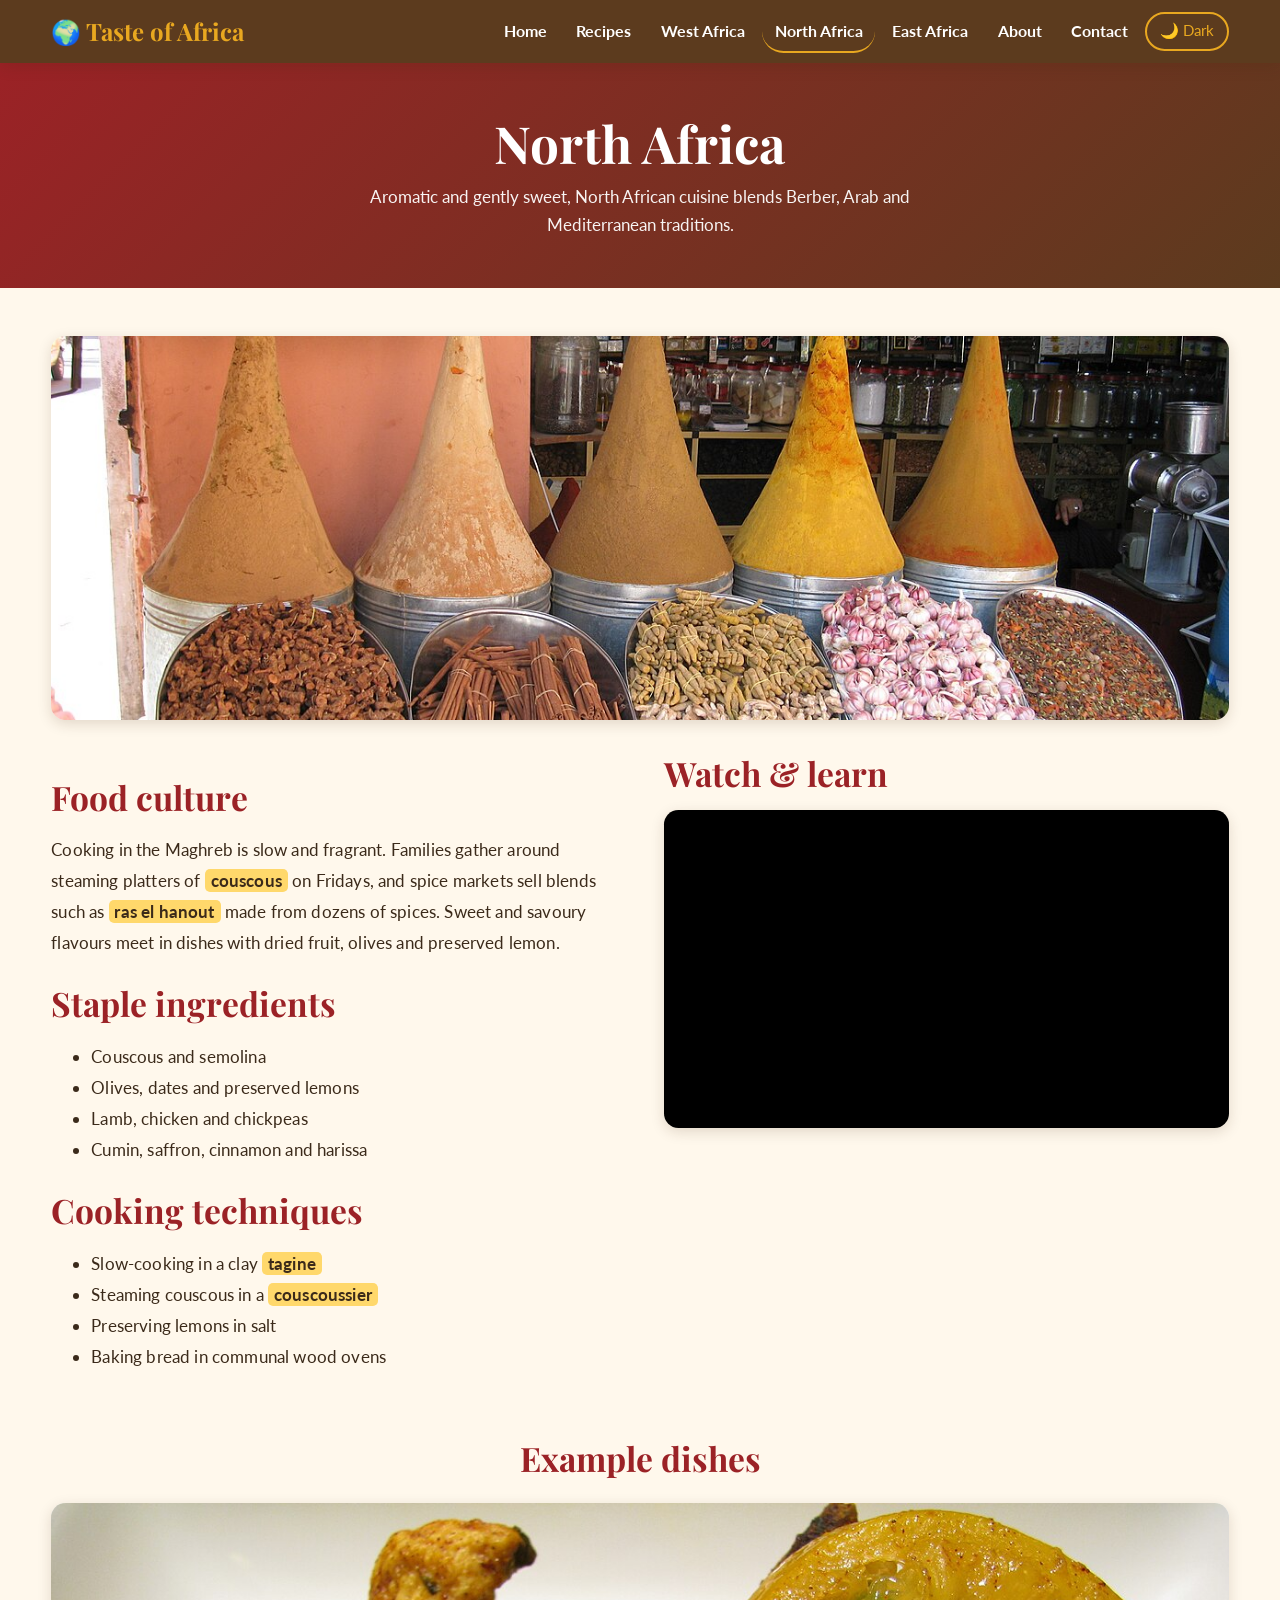
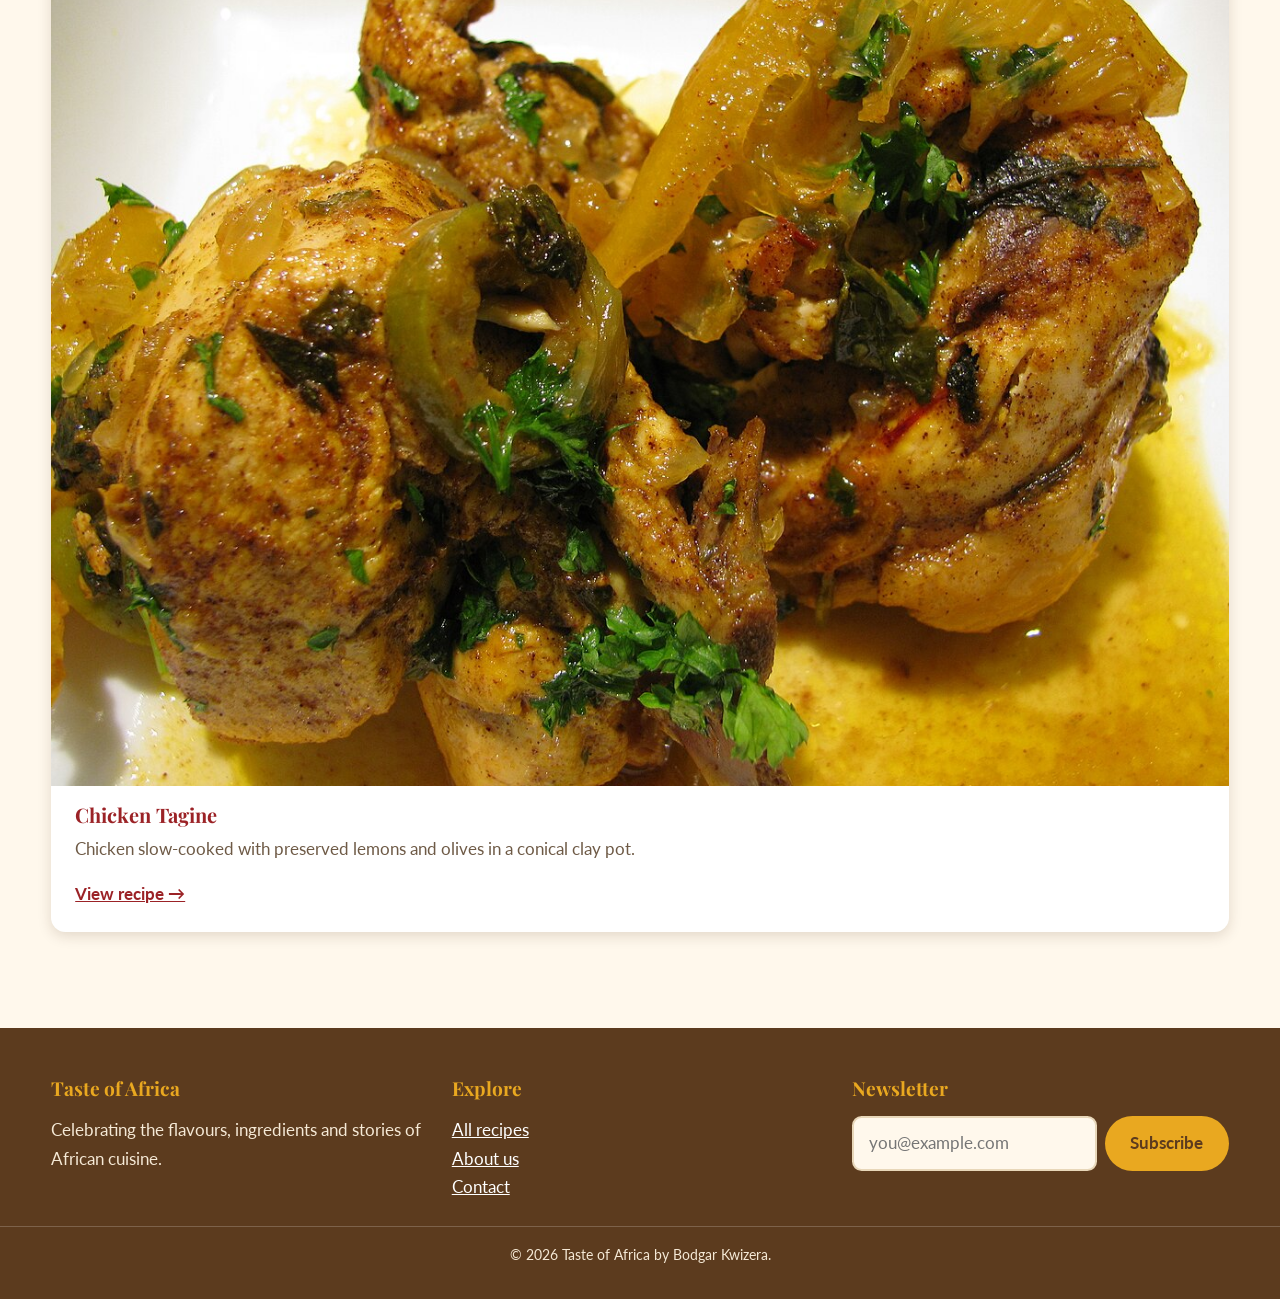
<file: regions/north-africa.html>
<!DOCTYPE html>
<html lang="en">
<head>
  <meta charset="UTF-8">
  <meta name="viewport" content="width=device-width, initial-scale=1.0">
  <meta name="description" content="The food culture, staples and techniques of North Africa.">
  <title>North Africa | Taste of Africa</title>
  <link rel="preconnect" href="https://fonts.googleapis.com">
  <link rel="preconnect" href="https://fonts.gstatic.com" crossorigin>
  <link href="https://fonts.googleapis.com/css2?family=Lato:wght@400;700&family=Playfair+Display:wght@600;700&display=swap" rel="stylesheet">
  <link rel="stylesheet" href="../styles.css">
  <script src="../script.js" defer></script>
</head>
<body>
  <header class="site-header">
    <div class="container nav-inner">
      <a class="logo" href="../index.html">🌍 Taste of Africa</a>
      <nav aria-label="Main navigation">
        <ul>
          <li><a href="../index.html">Home</a></li>
          <li><a href="../recipes.html">Recipes</a></li>
          <li><a href="../regions/west-africa.html">West Africa</a></li>
          <li><a href="../regions/north-africa.html" class="active" aria-current="page">North Africa</a></li>
          <li><a href="../regions/east-africa.html">East Africa</a></li>
          <li><a href="../about.html">About</a></li>
          <li><a href="../contact.html">Contact</a></li>
          <li><button id="theme-toggle" class="theme-toggle" type="button" aria-label="Toggle dark mode">🌙 Dark</button></li>
        </ul>
      </nav>
    </div>
  </header>

  <main>
    <div class="page-banner">
      <h1>North Africa</h1>
      <p>Aromatic and gently sweet, North African cuisine blends Berber, Arab and Mediterranean traditions.</p>
    </div>
    <div class="container section">
      <img class="region-hero" src="../images/north-africa.jpg" alt="A colourful spice shop in Marrakech, Morocco">
      <div class="two-col" style="margin-top:2rem">
        <div class="region-text">
          <h2>Food culture</h2>
          <p>Cooking in the Maghreb is slow and fragrant. Families gather around steaming platters of <mark>couscous</mark> on Fridays, and spice markets sell blends such as <mark>ras el hanout</mark> made from dozens of spices. Sweet and savoury flavours meet in dishes with dried fruit, olives and preserved lemon.</p>
          <h2>Staple ingredients</h2>
          <ul>
            <li>Couscous and semolina</li>
            <li>Olives, dates and preserved lemons</li>
            <li>Lamb, chicken and chickpeas</li>
            <li>Cumin, saffron, cinnamon and harissa</li>
          </ul>
          <h2>Cooking techniques</h2>
          <ul>
            <li>Slow-cooking in a clay <mark>tagine</mark></li>
            <li>Steaming couscous in a <mark>couscoussier</mark></li>
            <li>Preserving lemons in salt</li>
            <li>Baking bread in communal wood ovens</li>
          </ul>
        </div>
        <section aria-labelledby="v-h">
          <h2 id="v-h">Watch &amp; learn</h2>
          <div class="video-wrap">
          <iframe src="https://www.youtube-nocookie.com/embed/owSFQsZXj-o" title="Authentic Moroccan chicken tagine" loading="lazy" allow="accelerometer; encrypted-media; gyroscope; picture-in-picture" allowfullscreen></iframe>
        </div>
        </section>
      </div>
      <h2 class="section-title" style="margin-top:3rem">Example dishes</h2>
      <div class="grid">
        <article class="card">
          <img src="../images/tagine.jpg" alt="Chicken Tagine" loading="lazy">
          <div class="card-body"><h3>Chicken Tagine</h3><p>Chicken slow-cooked with preserved lemons and olives in a conical clay pot.</p><a class="card-link" href="../recipes/tagine.html">View recipe &rarr;</a></div>
        </article>
      </div>
    </div>
  </main>

  <footer class="site-footer">
    <div class="container footer-grid">
      <section>
        <h2>Taste of Africa</h2>
        <p>Celebrating the flavours, ingredients and stories of African cuisine.</p>
      </section>
      <section>
        <h2>Explore</h2>
        <ul>
          <li><a href="../recipes.html">All recipes</a></li>
          <li><a href="../about.html">About us</a></li>
          <li><a href="../contact.html">Contact</a></li>
        </ul>
      </section>
      <section>
        <h2>Newsletter</h2>
        <form id="newsletter-form" class="newsletter-form">
          <label class="sr-only" for="newsletter-email">Email address</label>
          <input type="email" id="newsletter-email" name="newsletter-email" placeholder="you@example.com" required>
          <button type="submit" class="btn">Subscribe</button>
        </form>
        <p id="newsletter-msg" class="newsletter-msg" role="status" aria-live="polite"></p>
      </section>
    </div>
    <p class="copyright">&copy; 2026 Taste of Africa by Bodgar Kwizera.</p>
  </footer>
</body>
</html>
</file>
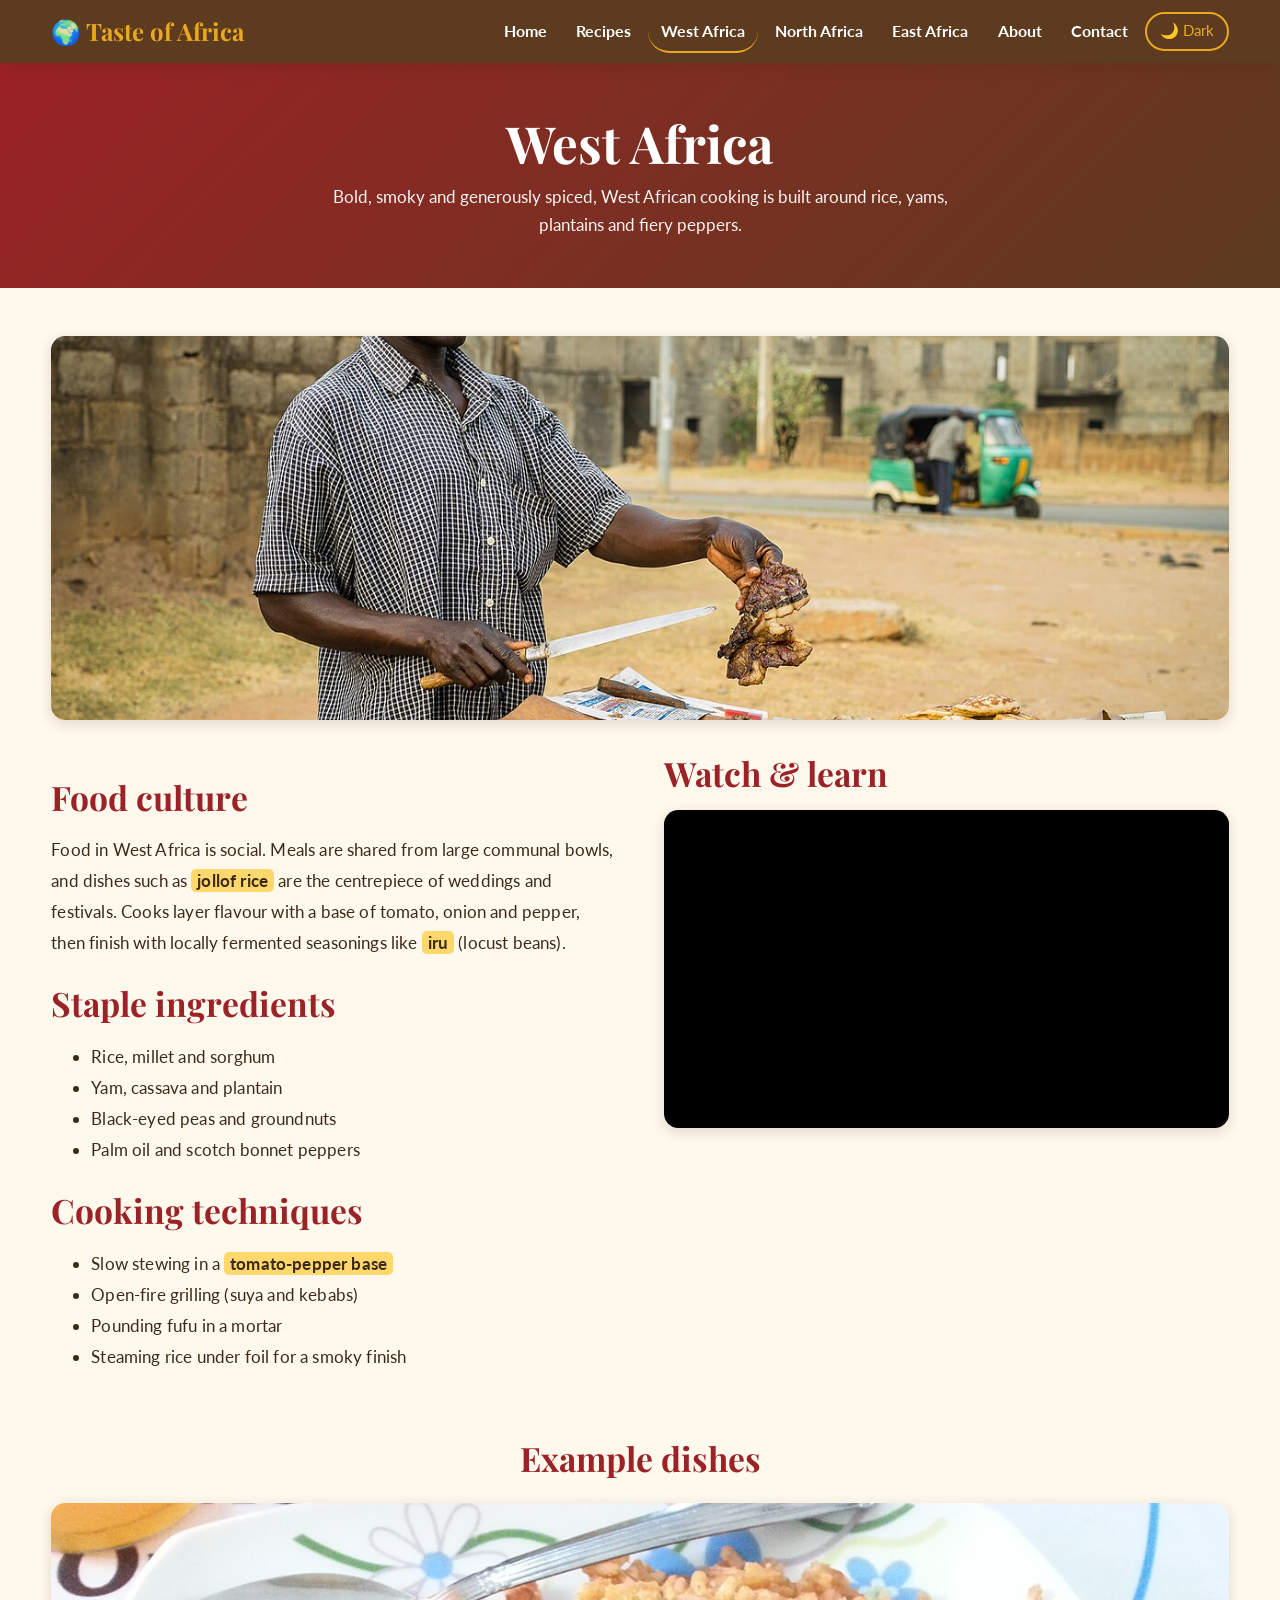
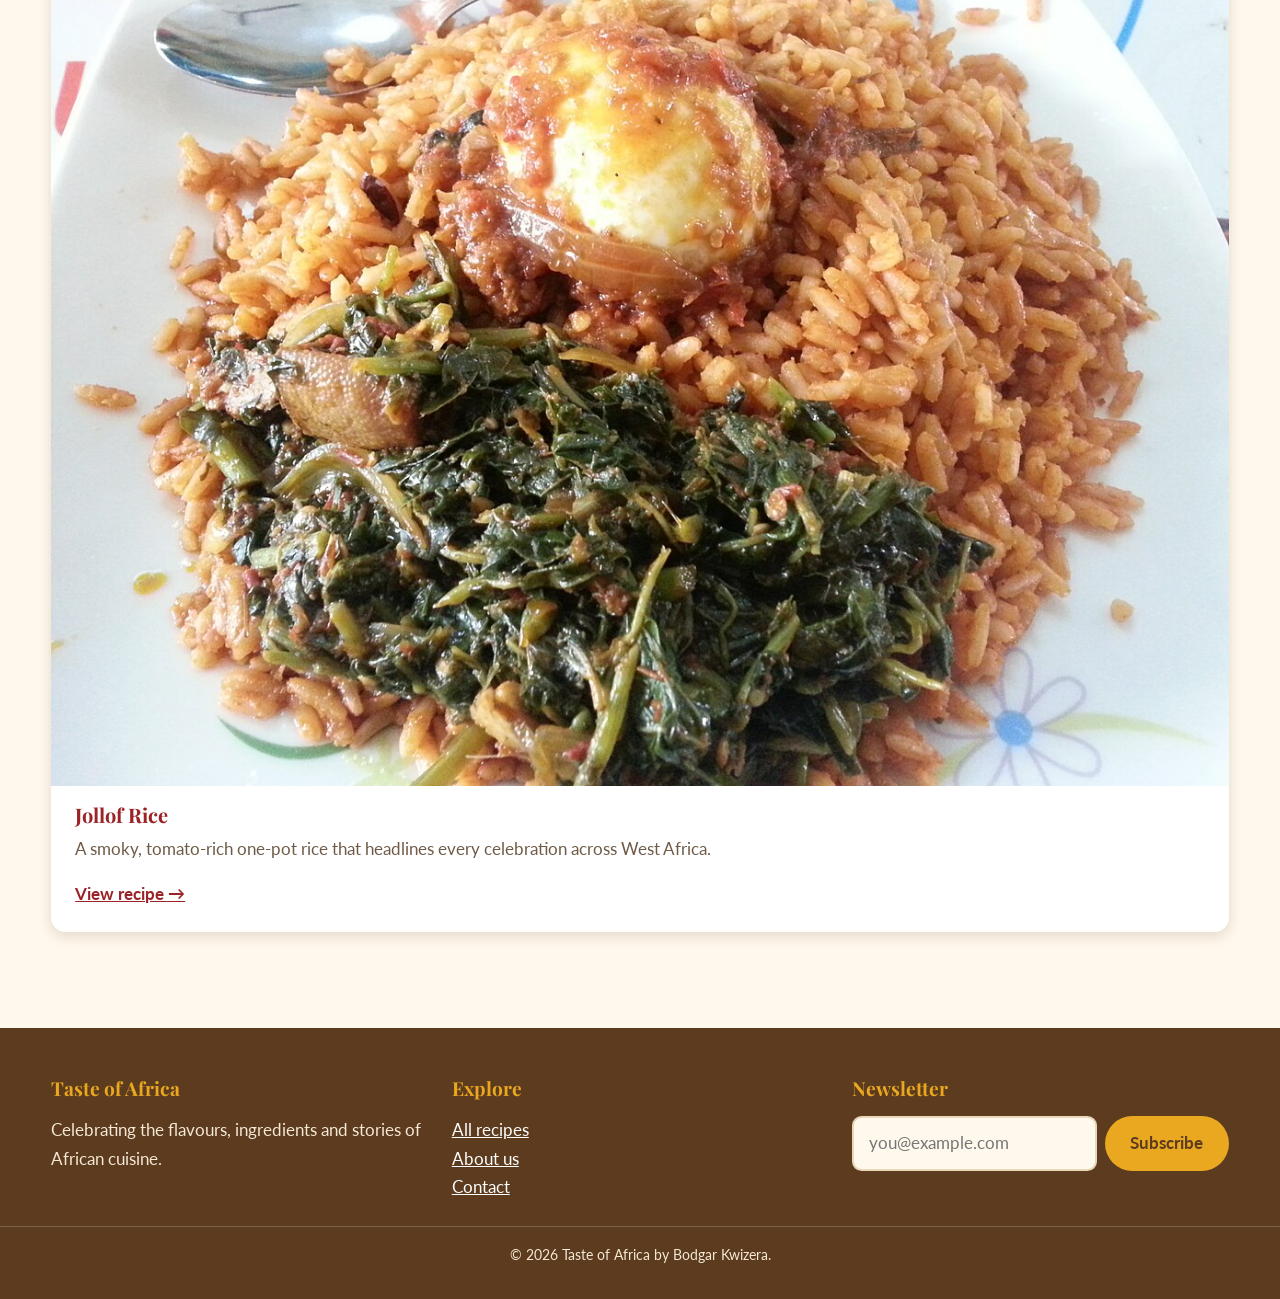
<file: regions/west-africa.html>
<!DOCTYPE html>
<html lang="en">
<head>
  <meta charset="UTF-8">
  <meta name="viewport" content="width=device-width, initial-scale=1.0">
  <meta name="description" content="The food culture, staples and techniques of West Africa.">
  <title>West Africa | Taste of Africa</title>
  <link rel="preconnect" href="https://fonts.googleapis.com">
  <link rel="preconnect" href="https://fonts.gstatic.com" crossorigin>
  <link href="https://fonts.googleapis.com/css2?family=Lato:wght@400;700&family=Playfair+Display:wght@600;700&display=swap" rel="stylesheet">
  <link rel="stylesheet" href="../styles.css">
  <script src="../script.js" defer></script>
</head>
<body>
  <header class="site-header">
    <div class="container nav-inner">
      <a class="logo" href="../index.html">🌍 Taste of Africa</a>
      <nav aria-label="Main navigation">
        <ul>
          <li><a href="../index.html">Home</a></li>
          <li><a href="../recipes.html">Recipes</a></li>
          <li><a href="../regions/west-africa.html" class="active" aria-current="page">West Africa</a></li>
          <li><a href="../regions/north-africa.html">North Africa</a></li>
          <li><a href="../regions/east-africa.html">East Africa</a></li>
          <li><a href="../about.html">About</a></li>
          <li><a href="../contact.html">Contact</a></li>
          <li><button id="theme-toggle" class="theme-toggle" type="button" aria-label="Toggle dark mode">🌙 Dark</button></li>
        </ul>
      </nav>
    </div>
  </header>

  <main>
    <div class="page-banner">
      <h1>West Africa</h1>
      <p>Bold, smoky and generously spiced, West African cooking is built around rice, yams, plantains and fiery peppers.</p>
    </div>
    <div class="container section">
      <img class="region-hero" src="../images/west-africa.jpg" alt="A vendor grilling suya skewers in West Africa">
      <div class="two-col" style="margin-top:2rem">
        <div class="region-text">
          <h2>Food culture</h2>
          <p>Food in West Africa is social. Meals are shared from large communal bowls, and dishes such as <mark>jollof rice</mark> are the centrepiece of weddings and festivals. Cooks layer flavour with a base of tomato, onion and pepper, then finish with locally fermented seasonings like <mark>iru</mark> (locust beans).</p>
          <h2>Staple ingredients</h2>
          <ul>
            <li>Rice, millet and sorghum</li>
            <li>Yam, cassava and plantain</li>
            <li>Black-eyed peas and groundnuts</li>
            <li>Palm oil and scotch bonnet peppers</li>
          </ul>
          <h2>Cooking techniques</h2>
          <ul>
            <li>Slow stewing in a <mark>tomato-pepper base</mark></li>
            <li>Open-fire grilling (suya and kebabs)</li>
            <li>Pounding fufu in a mortar</li>
            <li>Steaming rice under foil for a smoky finish</li>
          </ul>
        </div>
        <section aria-labelledby="v-h">
          <h2 id="v-h">Watch &amp; learn</h2>
          <div class="video-wrap">
          <iframe src="https://www.youtube-nocookie.com/embed/EfZEArZcfAY" title="Nigerian party jollof rice" loading="lazy" allow="accelerometer; encrypted-media; gyroscope; picture-in-picture" allowfullscreen></iframe>
        </div>
        </section>
      </div>
      <h2 class="section-title" style="margin-top:3rem">Example dishes</h2>
      <div class="grid">
        <article class="card">
          <img src="../images/jollof-rice.jpg" alt="Jollof Rice" loading="lazy">
          <div class="card-body"><h3>Jollof Rice</h3><p>A smoky, tomato-rich one-pot rice that headlines every celebration across West Africa.</p><a class="card-link" href="../recipes/jollof-rice.html">View recipe &rarr;</a></div>
        </article>
      </div>
    </div>
  </main>

  <footer class="site-footer">
    <div class="container footer-grid">
      <section>
        <h2>Taste of Africa</h2>
        <p>Celebrating the flavours, ingredients and stories of African cuisine.</p>
      </section>
      <section>
        <h2>Explore</h2>
        <ul>
          <li><a href="../recipes.html">All recipes</a></li>
          <li><a href="../about.html">About us</a></li>
          <li><a href="../contact.html">Contact</a></li>
        </ul>
      </section>
      <section>
        <h2>Newsletter</h2>
        <form id="newsletter-form" class="newsletter-form">
          <label class="sr-only" for="newsletter-email">Email address</label>
          <input type="email" id="newsletter-email" name="newsletter-email" placeholder="you@example.com" required>
          <button type="submit" class="btn">Subscribe</button>
        </form>
        <p id="newsletter-msg" class="newsletter-msg" role="status" aria-live="polite"></p>
      </section>
    </div>
    <p class="copyright">&copy; 2026 Taste of Africa by Bodgar Kwizera.</p>
  </footer>
</body>
</html>
</file>
<file: styles.css>
/* ==========================================================
   Sections: 1 Variables · 2 Base · 3 Layout · 4 Navigation
             5 Hero · 6 Cards · 7 Recipe pages · 8 Regions
             9 About · 10 Forms · 11 Footer · 12 Utilities
             13 Responsive
   ========================================================== */

/* 1. VARIABLES */
:root {
  --color-bg: #fff8ec;          
  --color-surface: #ffffff;
  --color-text: #3b2a1a;        
  --color-muted: #6e5a46;
  --color-primary: #9b2226;     
  --color-primary-dark: #6f1519;
  --color-accent: #e9a820;      
  --color-earth: #5c3b1e;       
  --color-border: #e8d7b9;
  --color-mark: #ffd86b;
  --shadow: 0 4px 14px rgba(60, 35, 10, 0.15);
  --radius: 0.9rem;
  --space-1: 0.5rem;
  --space-2: 1rem;
  --space-3: 1.5rem;
  --space-4: 3rem;
  --font-heading: "Playfair Display", Georgia, serif;
  --font-body: "Lato", Arial, sans-serif;
}

/* Dark theme (toggled by script.js through data-theme) */
[data-theme="dark"] {
  --color-bg: #1e1610;
  --color-surface: #2c2118;
  --color-text: #f5e9d6;
  --color-muted: #cdb99c;
  --color-primary: #e5636a;
  --color-primary-dark: #f08a90;
  --color-accent: #f0b73a;
  --color-earth: #120d08;
  --color-border: #4a3a2a;
  --color-mark: #8a6410;
  --shadow: 0 4px 14px rgba(0, 0, 0, 0.5);
}

/* 2. BASE */
*, *::before, *::after { box-sizing: border-box; }

html { font-size: 100%; scroll-behavior: smooth; }

body {
  margin: 0;
  font-family: var(--font-body);
  font-size: 1.05rem;
  line-height: 1.7;
  color: var(--color-text);
  background: var(--color-bg);
  transition: background 0.3s, color 0.3s;
}

h1, h2, h3, h4 {
  font-family: var(--font-heading);
  line-height: 1.25;
  color: var(--color-primary);
  margin: 0 0 var(--space-2);
}
h1 { font-size: clamp(2rem, 5vw, 3.2rem); }
h2 { font-size: clamp(1.5rem, 3.5vw, 2.1rem); }
h3 { font-size: 1.3rem; }

p { margin: 0 0 var(--space-2); }
a { color: var(--color-primary); }
a:hover { color: var(--color-primary-dark); }
img { max-width: 100%; height: auto; display: block; }

:focus-visible { outline: 3px solid var(--color-accent); outline-offset: 2px; }

/* <mark> highlights key ingredients, spices & cooking methods */
mark {
  background: var(--color-mark);
  color: inherit;
  padding: 0.05em 0.35em;
  border-radius: 0.3em;
  font-weight: 700;
}

/* 3. LAYOUT */
main { min-height: 70vh; }
.container { width: min(92%, 80rem); margin-inline: auto; }
.section { padding: var(--space-4) 0; }
.section-title { text-align: center; margin-bottom: var(--space-3); }
.section-intro { text-align: center; max-width: 42rem; margin: 0 auto var(--space-3); color: var(--color-muted); }

.grid {
  display: grid;
  gap: var(--space-3);
  grid-template-columns: repeat(auto-fit, minmax(15rem, 1fr));
}

.page-banner {
  background: linear-gradient(135deg, var(--color-primary), var(--color-earth));
  color: #fff;
  text-align: center;
  padding: var(--space-4) var(--space-2);
}
.page-banner h1 { color: #fff; margin-bottom: var(--space-1); }
.page-banner p { max-width: 40rem; margin: 0 auto; opacity: 0.95; }

/* 4. NAVIGATION */
.site-header {
  background: var(--color-earth);
  position: sticky;
  top: 0;
  z-index: 50;
  box-shadow: var(--shadow);
}
.nav-inner {
  display: flex;
  align-items: center;
  justify-content: space-between;
  flex-wrap: wrap;
  gap: var(--space-1);
  padding: 0.6rem 0;
}
.logo {
  font-family: var(--font-heading);
  font-size: 1.5rem;
  font-weight: 700;
  color: var(--color-accent);
  text-decoration: none;
}
.logo:hover { color: #fff; }

nav ul {
  list-style: none;
  margin: 0;
  padding: 0;
  display: flex;
  flex-wrap: wrap;
  align-items: center;
  gap: 0.25rem;
}
nav a {
  display: block;
  color: #fff;
  text-decoration: none;
  padding: 0.45rem 0.8rem;
  border-radius: 2rem;
  font-weight: 700;
  font-size: 1rem;
  border-bottom: 2px solid transparent;
  transition: background 0.25s, color 0.25s;
}
/* Hover effect */
nav a:hover, nav a:focus-visible {
  background: var(--color-accent);
  color: var(--color-earth);
  text-decoration: underline;
}
nav a.active { border-bottom-color: var(--color-accent); }

.theme-toggle {
  background: transparent;
  border: 2px solid var(--color-accent);
  color: var(--color-accent);
  border-radius: 2rem;
  padding: 0.3rem 0.8rem;
  font: inherit;
  font-size: 0.95rem;
  cursor: pointer;
  transition: background 0.25s, color 0.25s;
}
.theme-toggle:hover { background: var(--color-accent); color: var(--color-earth); }

/* 5. HERO */
.hero {
  min-height: 85vh;
  display: flex;
  align-items: center;
  background: url("images/hero.jpg") center / cover no-repeat;
  background-color: var(--color-earth);   /* fallback if image missing */
  position: relative;
  color: #fff;
}
.hero::before {            
  content: "";
  position: absolute;
  inset: 0;
  background: linear-gradient(120deg, rgba(60, 20, 10, 0.85), rgba(20, 10, 5, 0.45));
}
.hero-inner {
  position: relative;
  display: grid;
  grid-template-columns: 1fr 1fr;
  align-items: center;
  gap: var(--space-4);
  padding: var(--space-4) 0;
}
.hero h1 { color: #fff; text-shadow: 2px 2px 8px rgba(0, 0, 0, 0.6); }
.hero p { font-size: 1.15rem; }
.hero mark { background: #ffd86b; color: #3b2a1a; }   /* in order to stay readable in dark mode */

.btn {
  display: inline-block;
  background: var(--color-accent);
  color: var(--color-earth);
  border: none;
  border-radius: 2rem;
  padding: 0.7rem 1.6rem;
  font: inherit;
  font-weight: 700;
  text-decoration: none;
  cursor: pointer;
  transition: transform 0.2s, background 0.2s;
}
.btn:hover { background: #fff; color: var(--color-primary); transform: translateY(-2px); }
.btn-primary { background: var(--color-primary); color: #fff; }
.btn-primary:hover { background: var(--color-primary-dark); color: #fff; }

/* responsive embedded videos / map (16:9) */
.video-wrap, .map-wrap {
  position: relative;
  width: 100%;
  aspect-ratio: 16 / 9;
  border-radius: var(--radius);
  overflow: hidden;
  box-shadow: var(--shadow);
  background: #000;
}
.video-wrap iframe, .map-wrap iframe {
  position: absolute;
  inset: 0;
  width: 100%;
  height: 100%;
  border: 0;
}
.map-wrap { background: var(--color-border); }

/* 6. CARDS */
.card {
  background: var(--color-surface);
  border-radius: var(--radius);
  box-shadow: var(--shadow);
  overflow: hidden;
  display: flex;
  flex-direction: column;
  margin: 0;
  transition: transform 0.25s, box-shadow 0.25s;
  animation: fadeIn 0.6s ease both;
}
.card:hover { transform: translateY(-5px); box-shadow: 0 10px 24px rgba(60, 35, 10, 0.25); }
.card img { width: 100%; aspect-ratio: 4 / 3; object-fit: cover; }
.card-body { padding: var(--space-2) var(--space-3) var(--space-3); display: flex; flex-direction: column; flex: 1; }
.card figcaption, .card h3 { font-family: var(--font-heading); font-size: 1.25rem; font-weight: 700; color: var(--color-primary); margin-bottom: 0.5rem; }
.card p { color: var(--color-muted); flex: 1; }
.card .tag {
  align-self: flex-start;
  background: var(--color-accent);
  color: var(--color-earth);
  font-size: 0.85rem;
  font-weight: 700;
  padding: 0.1rem 0.7rem;
  border-radius: 2rem;
  margin-bottom: 0.5rem;
}
.card-actions { display: flex; align-items: center; justify-content: space-between; gap: var(--space-1); flex-wrap: wrap; }
.card-link { font-weight: 700; }

.region-card { position: relative; color: #fff; min-height: 14rem; justify-content: flex-end; text-decoration: none; }
.region-card img { position: absolute; inset: 0; height: 100%; aspect-ratio: auto; }
.region-card::after { content: ""; position: absolute; inset: 0; background: linear-gradient(to top, rgba(30, 10, 5, 0.85), transparent 65%); }
.region-card .card-body { position: relative; z-index: 1; flex: 0; }
.region-card h3 { color: #fff; margin: 0; }
.region-card p { color: #f5e9d6; margin: 0.3rem 0 0; }

.news-list { display: grid; gap: var(--space-3); grid-template-columns: repeat(auto-fit, minmax(17rem, 1fr)); }
article.news {
  background: var(--color-surface);
  border-left: 6px solid var(--color-accent);
  border-radius: var(--radius);
  box-shadow: var(--shadow);
  padding: var(--space-3);
}
article.news img { border-radius: 0.6rem; margin-bottom: var(--space-2); aspect-ratio: 16 / 9; object-fit: cover; width: 100%; }
article.news time { color: var(--color-muted); font-size: 0.85rem; }

/* Favorite button (turns red when on) */
.fav-btn {
  background: var(--color-surface);
  border: 2px solid var(--color-border);
  color: var(--color-muted);
  border-radius: 2rem;
  padding: 0.3rem 0.9rem;
  font: inherit;
  font-size: 0.95rem;
  cursor: pointer;
  transition: all 0.2s;
}
.fav-btn:hover { border-color: #d62828; }
.fav-btn .heart { color: #999; transition: color 0.2s; }
.fav-btn.favorited { border-color: #d62828; color: #d62828; font-weight: 700; }
.fav-btn.favorited .heart { color: #d62828; }

/* 7. RECIPES */
.filter-bar { display: flex; flex-wrap: wrap; justify-content: center; gap: var(--space-1); margin-bottom: var(--space-3); }
.filter-btn {
  background: var(--color-surface);
  color: var(--color-primary);
  border: 2px solid var(--color-primary);
  border-radius: 2rem;
  padding: 0.4rem 1.2rem;
  font: inherit;
  font-weight: 700;
  cursor: pointer;
  transition: all 0.2s;
}
.filter-btn:hover, .filter-btn.active { background: var(--color-primary); color: #fff; }

.recipe-layout { display: grid; grid-template-columns: 1fr 1fr; gap: var(--space-4); align-items: start; padding: var(--space-4) 0; }
.recipe-hero-img { border-radius: var(--radius); box-shadow: var(--shadow); width: 100%; max-height: 28rem; object-fit: cover; }
.recipe-meta { display: flex; flex-wrap: wrap; gap: var(--space-1) var(--space-3); color: var(--color-muted); margin-bottom: var(--space-2); font-weight: 700; }
.recipe-box {
  background: var(--color-surface);
  border-radius: var(--radius);
  box-shadow: var(--shadow);
  padding: var(--space-3);
  margin-bottom: var(--space-3);
}
.recipe-box h2 { font-size: 1.5rem; border-bottom: 3px solid var(--color-accent); padding-bottom: 0.3rem; display: inline-block; }

.servings { display: flex; align-items: center; gap: var(--space-1); margin-bottom: var(--space-2); flex-wrap: wrap; }
.servings button {
  width: 2.2rem; height: 2.2rem;
  border-radius: 50%;
  border: 2px solid var(--color-primary);
  background: var(--color-surface);
  color: var(--color-primary);
  font-size: 1.2rem; font-weight: 700;
  cursor: pointer;
}
.servings button:hover { background: var(--color-primary); color: #fff; }
.servings output { font-weight: 700; min-width: 2rem; text-align: center; }

.ingredients { padding-left: 1.3rem; }
.ingredients li { padding: 0.2rem 0; }
.ingredients li::marker { color: var(--color-accent); }

details { border: 1px solid var(--color-border); border-radius: 0.7rem; padding: 0.7rem 1rem; background: var(--color-surface); }
details[open] { border-color: var(--color-accent); }
summary { cursor: pointer; font-family: var(--font-heading); font-weight: 700; font-size: 1.15rem; color: var(--color-primary); }
details ol { padding-left: 1.4rem; margin-top: var(--space-2); }
details li { margin-bottom: 0.6rem; }

table { width: 100%; border-collapse: collapse; margin-top: var(--space-1); }
caption { text-align: left; font-weight: 700; padding-bottom: 0.4rem; color: var(--color-muted); }
th, td { padding: 0.55rem 0.8rem; text-align: left; border-bottom: 1px solid var(--color-border); }
thead th { background: var(--color-primary); color: #fff; }
tbody tr:nth-child(even) { background: rgba(233, 168, 32, 0.12); }

/* 8. REGIONS */
.region-hero { width: 100%; max-height: 24rem; object-fit: cover; border-radius: var(--radius); box-shadow: var(--shadow); }
.region-text { max-width: 48rem; }
.region-text h2 { margin-top: var(--space-3); }
.region-text p, .region-text li { line-height: 1.85; letter-spacing: 0.01em; }
.two-col { display: grid; grid-template-columns: 1fr 1fr; gap: var(--space-4); align-items: start; }

/* 9. ABOUT */
.mission {
  background: var(--color-surface);
  border-left: 8px solid var(--color-primary);
  border-radius: var(--radius);
  box-shadow: var(--shadow);
  padding: var(--space-3) var(--space-4);
  font-size: 1.25rem;
  font-family: var(--font-heading);
  font-style: italic;
  margin: 0 0 var(--space-3);
}
.timeline { list-style: none; padding: 0; margin: 0; border-left: 3px solid var(--color-accent); }
.timeline li { padding: 0 0 var(--space-2) var(--space-3); position: relative; }
.timeline li::before { content: ""; position: absolute; left: -0.6rem; top: 0.55rem; width: 1rem; height: 1rem; background: var(--color-primary); border-radius: 50%; }

/* 10. FORMS */
.form-card { background: var(--color-surface); border-radius: var(--radius); box-shadow: var(--shadow); padding: var(--space-4); max-width: 38rem; margin: 0 auto; }
.form-group { margin-bottom: var(--space-2); }
label { display: block; font-weight: 700; margin-bottom: 0.3rem; }
input[type="text"], input[type="email"], select, textarea {
  width: 100%;
  padding: 0.7rem 0.9rem;
  font: inherit;
  color: var(--color-text);
  background: var(--color-bg);
  border: 2px solid var(--color-border);
  border-radius: 0.6rem;
  transition: border-color 0.2s, box-shadow 0.2s;
}
textarea { min-height: 8rem; resize: vertical; }
/* Focus state (border colour change + glow) */
input:focus, select:focus, textarea:focus {
  outline: none;
  border-color: var(--color-accent);
  box-shadow: 0 0 0 4px rgba(233, 168, 32, 0.35);
}
.error-msg { color: #c1121f; font-weight: 700; font-size: 0.9rem; min-height: 1.3rem; margin: 0.3rem 0 0; }
[data-theme="dark"] .error-msg { color: #ff8a8a; }
.input-error { border-color: #c1121f !important; }
.confirmation {
  text-align: center;
  background: var(--color-surface);
  border: 3px solid var(--color-accent);
  border-radius: var(--radius);
  padding: var(--space-4);
  max-width: 38rem;
  margin: 0 auto;
  font-size: 1.3rem;
  font-family: var(--font-heading);
  animation: fadeIn 0.6s ease both;
}

/* 11. FOOTER */
.site-footer { background: var(--color-earth); color: #f5e9d6; padding: var(--space-4) 0 var(--space-2); margin-top: var(--space-4); }
.footer-grid { display: grid; grid-template-columns: repeat(auto-fit, minmax(14rem, 1fr)); gap: var(--space-3); }
.site-footer h2 { color: var(--color-accent); font-size: 1.2rem; }
.site-footer a { color: #fff; }
.site-footer ul { list-style: none; padding: 0; margin: 0; }
.newsletter-form { display: flex; flex-wrap: wrap; gap: var(--space-1); }
.newsletter-form input { flex: 1 1 10rem; }
.newsletter-msg { margin-top: 0.5rem; color: var(--color-accent); font-weight: 700; }
.copyright { text-align: center; margin-top: var(--space-3); padding-top: var(--space-2); border-top: 1px solid rgba(255, 255, 255, 0.2); font-size: 0.9rem; }

/* 12. UTILITIES */
.hidden { display: none !important; }
.sr-only { position: absolute; width: 1px; height: 1px; overflow: hidden; clip: rect(0 0 0 0); white-space: nowrap; }

@keyframes fadeIn { from { opacity: 0; transform: translateY(14px); } to { opacity: 1; transform: none; } }
@media (prefers-reduced-motion: reduce) { * { animation: none !important; transition: none !important; scroll-behavior: auto !important; } }

/* 13. RESPONSIVE */
/* Large screens (e.g. 15" laptops): scale everything up via the root size */
@media (min-width: 90rem) {
  html { font-size: 112.5%; }
}
@media (max-width: 56rem) {
  .hero-inner, .recipe-layout, .two-col { grid-template-columns: 1fr; }
  .hero { min-height: auto; }
}
@media (max-width: 40rem) {
  body { font-size: 1rem; }
  .nav-inner { flex-direction: column; align-items: flex-start; }
  nav ul { gap: 0.1rem; }
  nav a { padding: 0.35rem 0.6rem; font-size: 0.85rem; }
  .form-card { padding: var(--space-3); }
  .mission { padding: var(--space-2) var(--space-3); font-size: 1.1rem; }
  .section { padding: var(--space-3) 0; }
}
</file>
